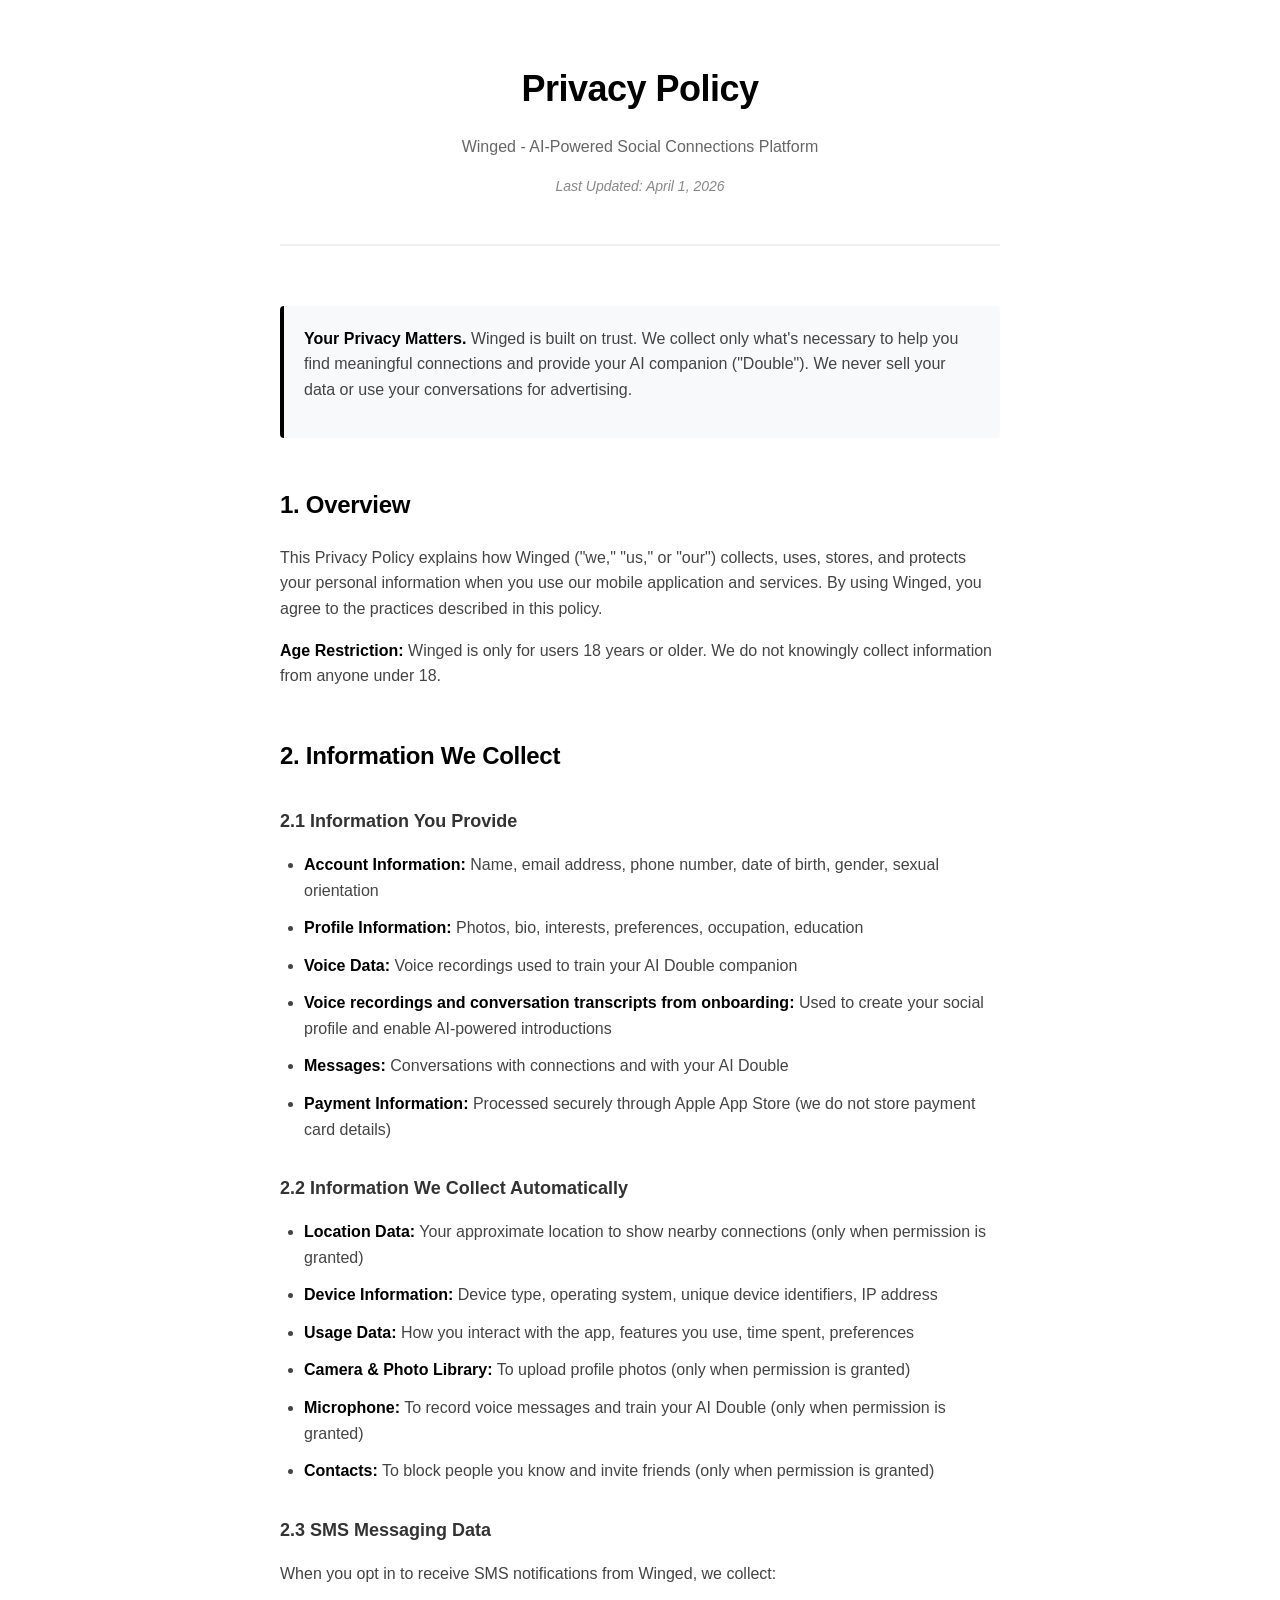
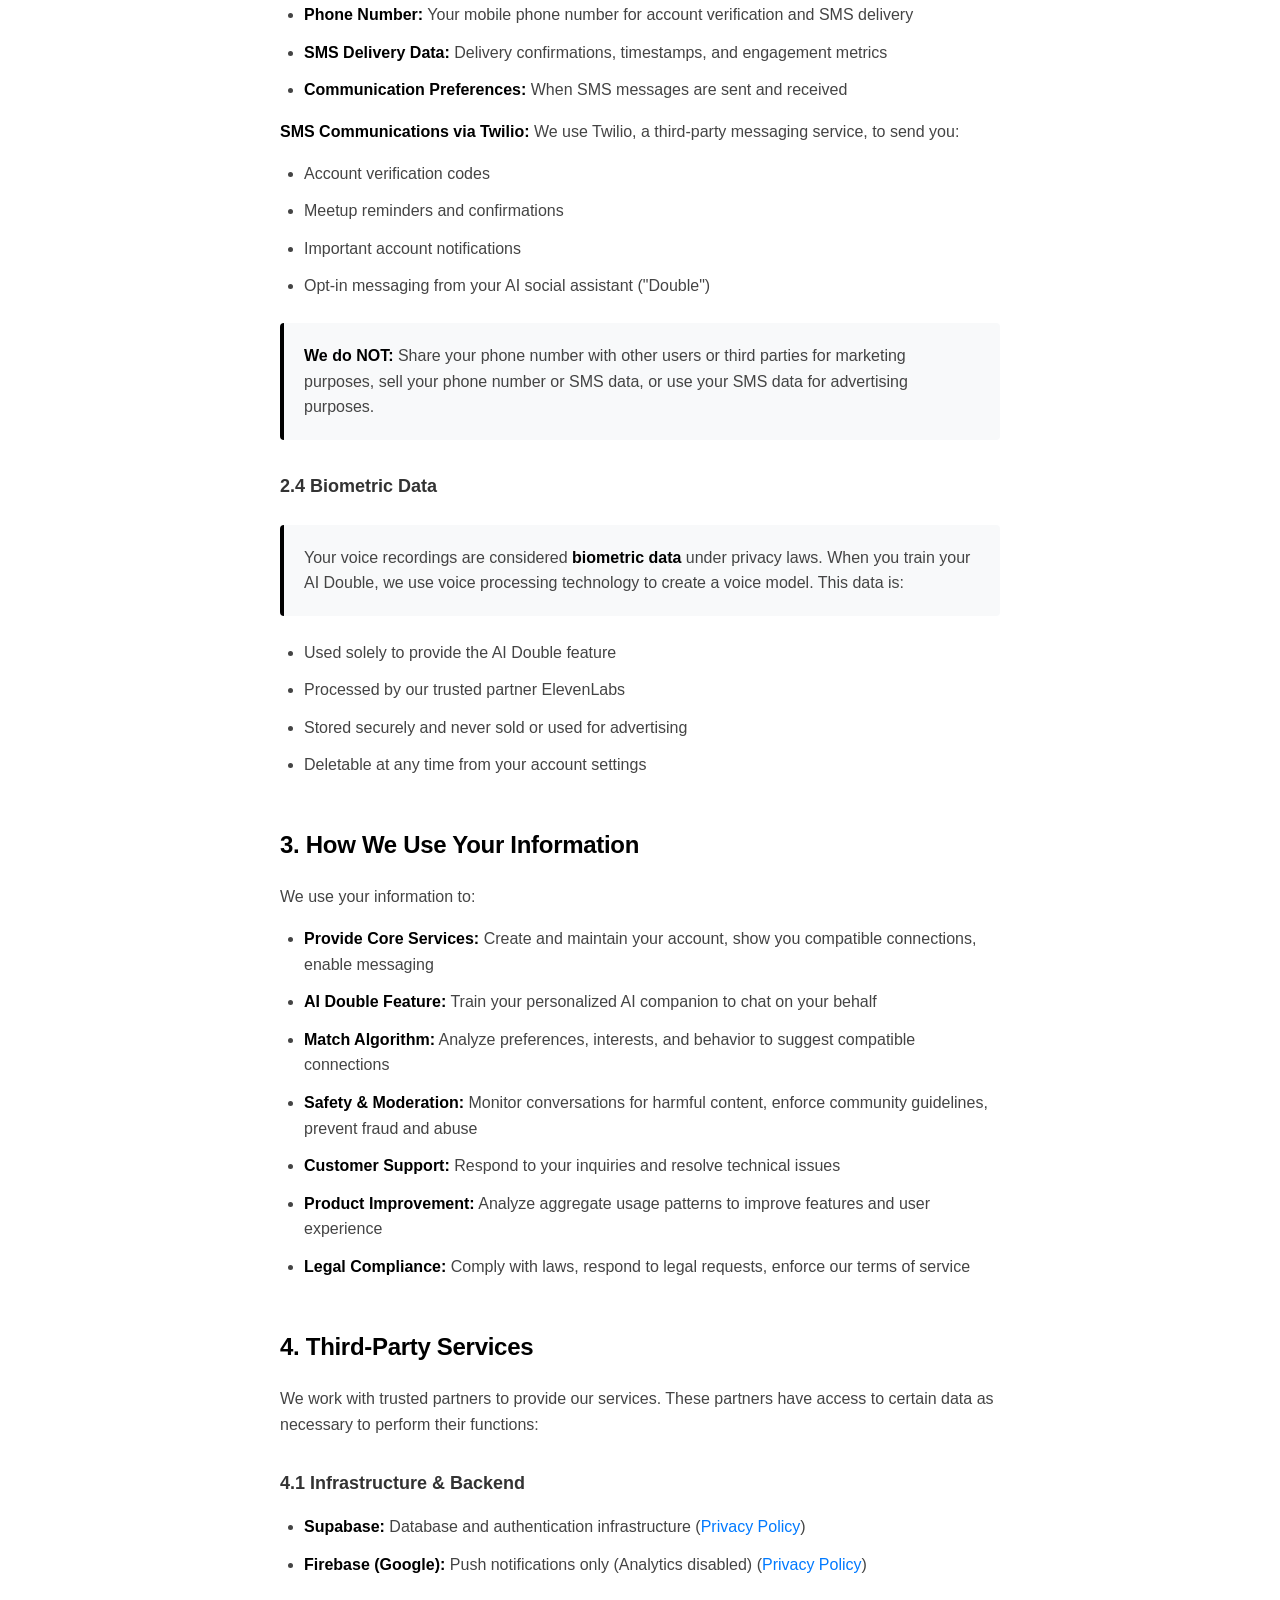
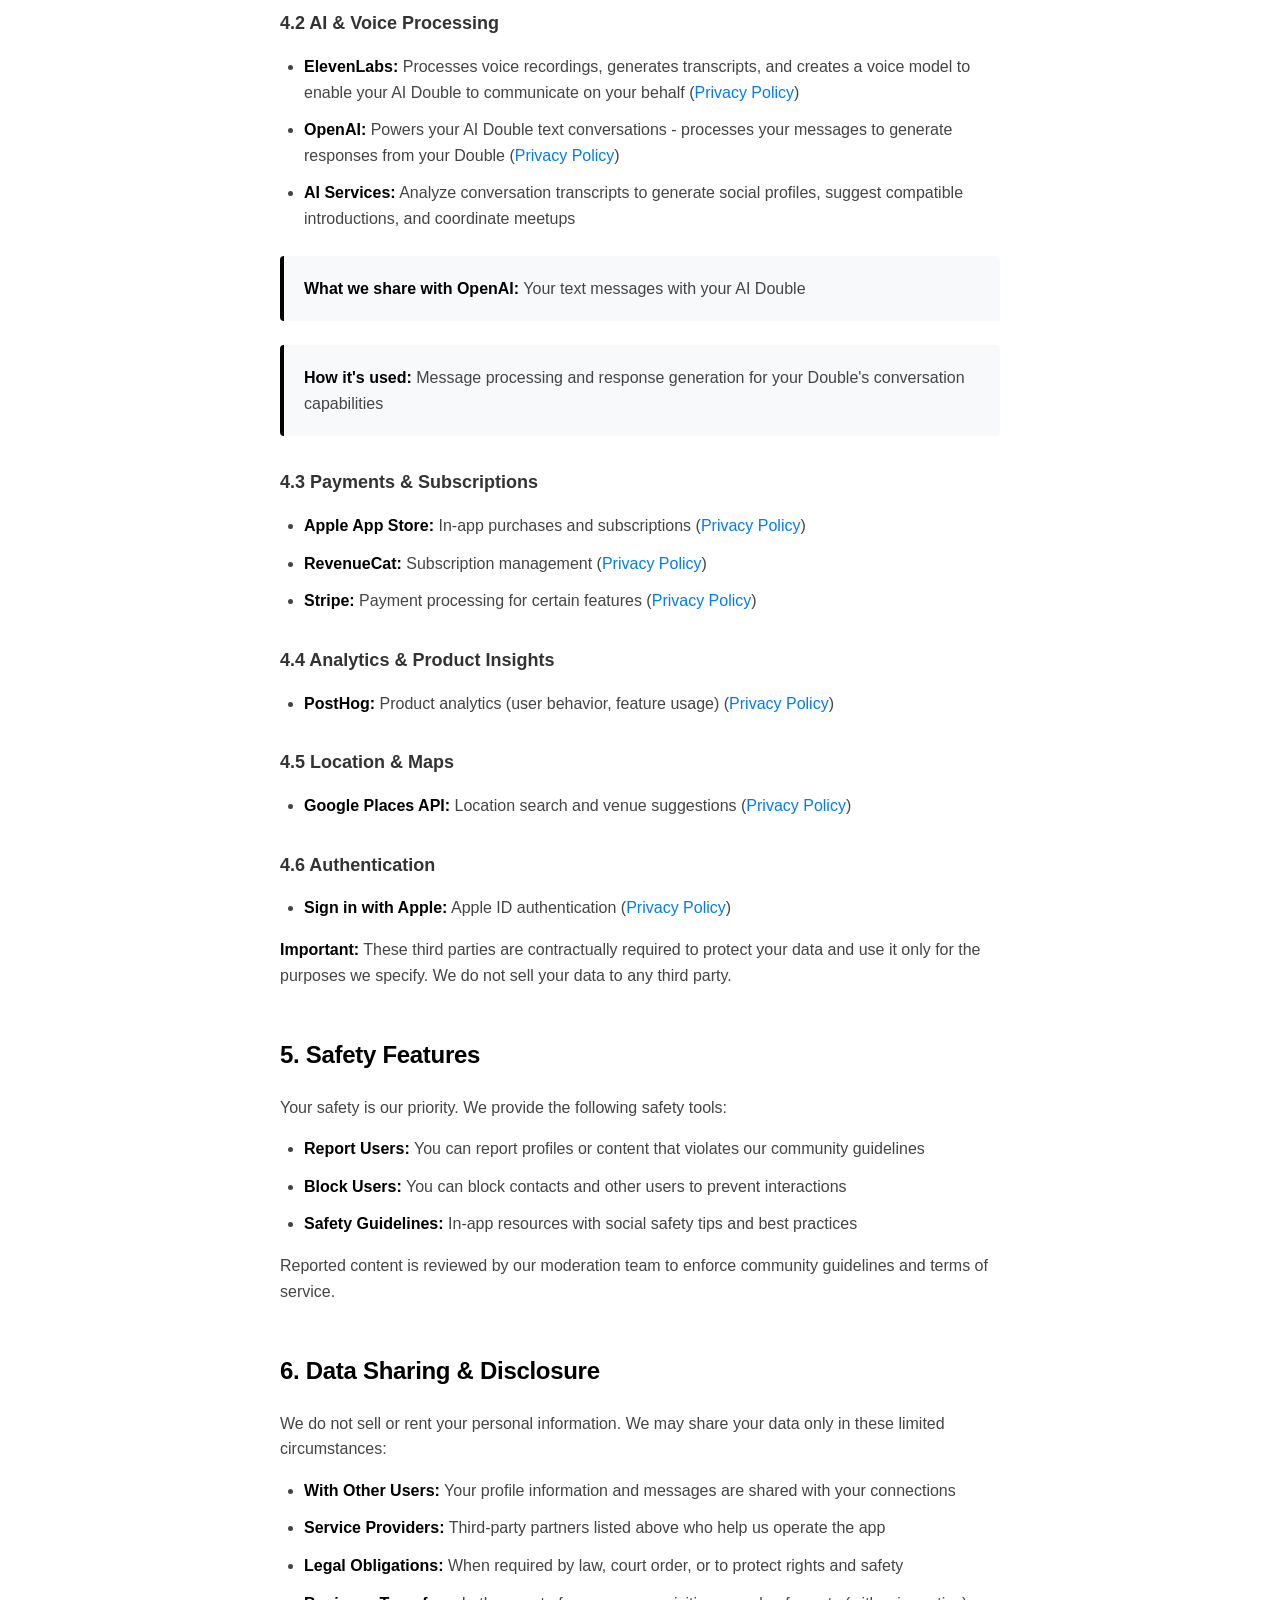
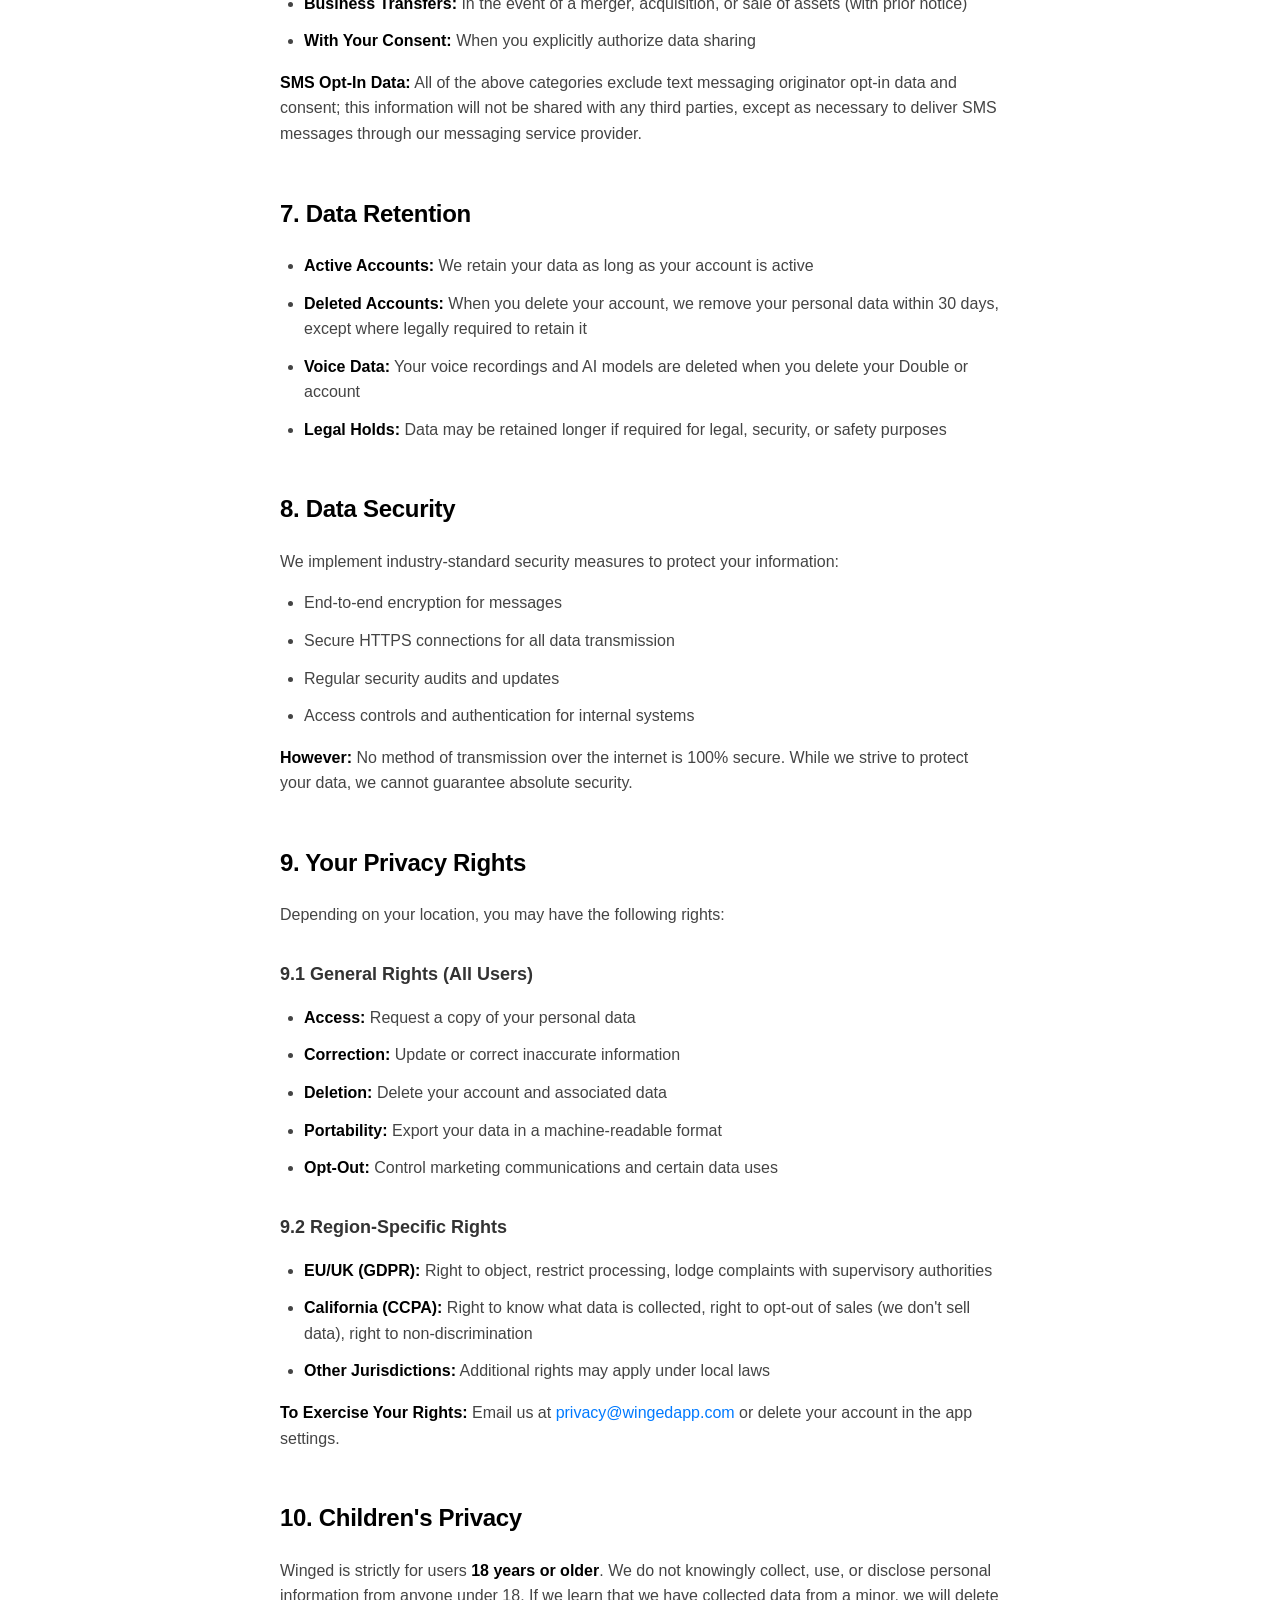
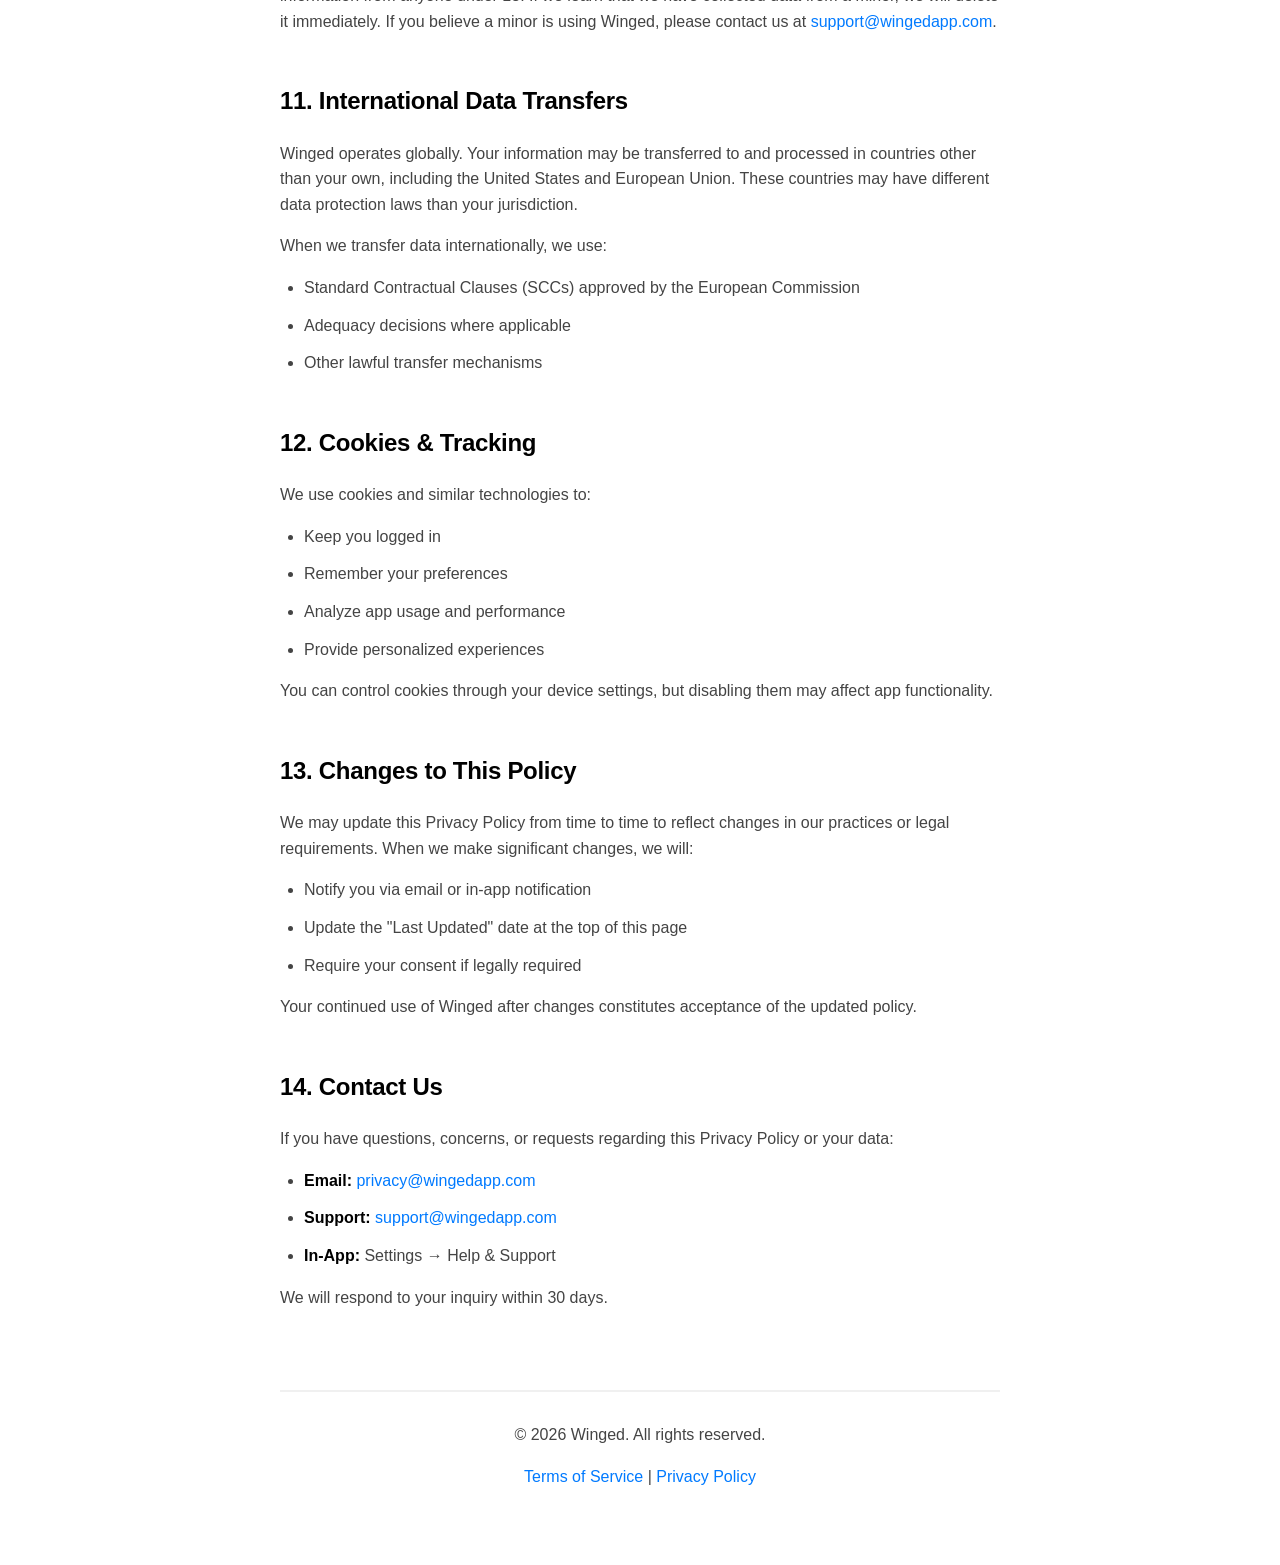
<file: privacy-policy-social/index.html>
<!DOCTYPE html>
<html lang="en">
  <head>
    <meta charset="UTF-8">
    <meta name="viewport" content="width=device-width, initial-scale=1.0">
    <title>Privacy Policy - Winged</title>
  <style>
    * {
      margin: 0;
      padding: 0;
      box-sizing: border-box;
    }
    body {
      font-family: -apple-system, BlinkMacSystemFont, 'Segoe UI', 'Roboto', 'Helvetica', 'Arial', sans-serif;
      line-height: 1.6;
      color: #333;
      background: #ffffff;
      padding: 20px;
    }
    .container {
      max-width: 800px;
      margin: 0 auto;
      background: white;
      padding: 40px;
    }
    header {
      text-align: center;
      margin-bottom: 60px;
      padding-bottom: 30px;
      border-bottom: 2px solid #f0f0f0;
    }
    h1 {
      font-size: 36px;
      font-weight: 700;
      color: #000;
      margin-bottom: 16px;
      letter-spacing: -0.5px;
    }
    .subtitle {
      font-size: 16px;
      color: #666;
      margin-top: 12px;
    }
    h2 {
      font-size: 24px;
      font-weight: 700;
      color: #000;
      margin-top: 48px;
      margin-bottom: 20px;
      letter-spacing: -0.3px;
    }
    h3 {
      font-size: 18px;
      font-weight: 600;
      color: #333;
      margin-top: 32px;
      margin-bottom: 16px;
    }
    p {
      margin-bottom: 16px;
      font-size: 16px;
      color: #444;
    }
    ul, ol {
      margin-left: 24px;
      margin-bottom: 16px;
    }
    li {
      margin-bottom: 12px;
      font-size: 16px;
      color: #444;
    }
    strong {
      font-weight: 600;
      color: #000;
    }
    a {
      color: #007AFF;
      text-decoration: none;
      border-bottom: 1px solid transparent;
      transition: border-bottom 0.2s ease;
    }
    a:hover {
      border-bottom: 1px solid #007AFF;
    }
    .section {
      margin-bottom: 40px;
    }
    .highlight {
      background: #f8f9fa;
      padding: 20px;
      border-left: 4px solid #000;
      margin: 24px 0;
      border-radius: 4px;
    }
    .date {
      font-size: 14px;
      color: #888;
      font-style: italic;
    }
    footer {
      margin-top: 80px;
      padding-top: 30px;
      border-top: 2px solid #f0f0f0;
      text-align: center;
      color: #888;
      font-size: 14px;
    }
    @media (max-width: 768px) {
      .container {
        padding: 24px;
      }
      h1 {
        font-size: 28px;
      }
      h2 {
        font-size: 20px;
      }
      h3 {
        font-size: 16px;
      }
    }
    </style>
  </head>
  <body>
    <div class="container">
      <header>
        <h1>Privacy Policy</h1>
      <p class="subtitle">Winged - AI-Powered Social Connections Platform</p>
      <p class="date">Last Updated: April 1, 2026</p>
      </header>
    <div class="highlight">
    <p><strong>Your Privacy Matters.</strong> Winged is built on trust. We collect only what's necessary to help you find meaningful connections and provide your AI companion ("Double"). We never sell your data or use your conversations for advertising.</p>
    </div>
    <div class="section">
    <h2>1. Overview</h2>
    <p>This Privacy Policy explains how Winged ("we," "us," or "our") collects, uses, stores, and protects your personal information when you use our mobile application and services. By using Winged, you agree to the practices described in this policy.</p>
    <p><strong>Age Restriction:</strong> Winged is only for users 18 years or older. We do not knowingly collect information from anyone under 18.</p>
    </div>
    <div class="section">
    <h2>2. Information We Collect</h2>
    <h3>2.1 Information You Provide</h3>
    <ul>
      <li><strong>Account Information:</strong> Name, email address, phone number, date of birth, gender, sexual orientation</li>
    <li><strong>Profile Information:</strong> Photos, bio, interests, preferences, occupation, education</li>
    <li><strong>Voice Data:</strong> Voice recordings used to train your AI Double companion</li>
    <li><strong>Voice recordings and conversation transcripts from onboarding:</strong> Used to create your social profile and enable AI-powered introductions</li>
    <li><strong>Messages:</strong> Conversations with connections and with your AI Double</li>
    <li><strong>Payment Information:</strong> Processed securely through Apple App Store (we do not store payment card details)</li>
    </ul>
    <h3>2.2 Information We Collect Automatically</h3>
    <ul>
    <li><strong>Location Data:</strong> Your approximate location to show nearby connections (only when permission is granted)</li>
    <li><strong>Device Information:</strong> Device type, operating system, unique device identifiers, IP address</li>
    <li><strong>Usage Data:</strong> How you interact with the app, features you use, time spent, preferences</li>
    <li><strong>Camera & Photo Library:</strong> To upload profile photos (only when permission is granted)</li>
    <li><strong>Microphone:</strong> To record voice messages and train your AI Double (only when permission is granted)</li>
    <li><strong>Contacts:</strong> To block people you know and invite friends (only when permission is granted)</li>
    </ul>
    <h3>2.3 SMS Messaging Data</h3>
    <p>When you opt in to receive SMS notifications from Winged, we collect:</p>
    <ul>
    <li><strong>Phone Number:</strong> Your mobile phone number for account verification and SMS delivery</li>
    <li><strong>SMS Delivery Data:</strong> Delivery confirmations, timestamps, and engagement metrics</li>
    <li><strong>Communication Preferences:</strong> When SMS messages are sent and received</li>
    </ul>
    <p><strong>SMS Communications via Twilio:</strong> We use Twilio, a third-party messaging service, to send you:</p>
    <ul>
    <li>Account verification codes</li>
    <li>Meetup reminders and confirmations</li>
    <li>Important account notifications</li>
    <li>Opt-in messaging from your AI social assistant ("Double")</li>
    </ul>
    <p class="highlight"><strong>We do NOT:</strong> Share your phone number with other users or third parties for marketing purposes, sell your phone number or SMS data, or use your SMS data for advertising purposes.</p>
    <h3>2.4 Biometric Data</h3>
    <p class="highlight">Your voice recordings are considered <strong>biometric data</strong> under privacy laws. When you train your AI Double, we use voice processing technology to create a voice model. This data is:</p>
    <ul>
    <li>Used solely to provide the AI Double feature</li>
    <li>Processed by our trusted partner ElevenLabs</li>
    <li>Stored securely and never sold or used for advertising</li>
    <li>Deletable at any time from your account settings</li>
    </ul>
    </div>
    <div class="section">
    <h2>3. How We Use Your Information</h2>
    <p>We use your information to:</p>
    <ul>
    <li><strong>Provide Core Services:</strong> Create and maintain your account, show you compatible connections, enable messaging</li>
    <li><strong>AI Double Feature:</strong> Train your personalized AI companion to chat on your behalf</li>
    <li><strong>Match Algorithm:</strong> Analyze preferences, interests, and behavior to suggest compatible connections</li>
    <li><strong>Safety & Moderation:</strong> Monitor conversations for harmful content, enforce community guidelines, prevent fraud and abuse</li>
    <li><strong>Customer Support:</strong> Respond to your inquiries and resolve technical issues</li>
    <li><strong>Product Improvement:</strong> Analyze aggregate usage patterns to improve features and user experience</li>
    <li><strong>Legal Compliance:</strong> Comply with laws, respond to legal requests, enforce our terms of service</li>
    </ul>
    </div>
    <div class="section">
    <h2>4. Third-Party Services</h2>
    <p>We work with trusted partners to provide our services. These partners have access to certain data as necessary to perform their functions:</p>
    <h3>4.1 Infrastructure & Backend</h3>
    <ul>
    <li><strong>Supabase:</strong> Database and authentication infrastructure (<a href="https://supabase.com/privacy" target="_blank">Privacy Policy</a>)</li>
    <li><strong>Firebase (Google):</strong> Push notifications only (Analytics disabled) (<a href="https://firebase.google.com/support/privacy" target="_blank">Privacy Policy</a>)</li>
    </ul>
    <h3>4.2 AI & Voice Processing</h3>
    <ul>
    <li><strong>ElevenLabs:</strong> Processes voice recordings, generates transcripts, and creates a voice model to enable your AI Double to communicate on your behalf (<a href="https://elevenlabs.io/privacy" target="_blank">Privacy Policy</a>)</li>
    <li><strong>OpenAI:</strong> Powers your AI Double text conversations - processes your messages to generate responses from your Double (<a href="https://openai.com/policies/privacy-policy" target="_blank">Privacy Policy</a>)</li>
    <li><strong>AI Services:</strong> Analyze conversation transcripts to generate social profiles, suggest compatible introductions, and coordinate meetups</li>
    </ul>
    <p class="highlight"><strong>What we share with OpenAI:</strong> Your text messages with your AI Double</p>
    <p class="highlight"><strong>How it's used:</strong> Message processing and response generation for your Double's conversation capabilities</p>
    <h3>4.3 Payments & Subscriptions</h3>
    <ul>
    <li><strong>Apple App Store:</strong> In-app purchases and subscriptions (<a href="https://www.apple.com/legal/privacy/" target="_blank">Privacy Policy</a>)</li>
    <li><strong>RevenueCat:</strong> Subscription management (<a href="https://www.revenuecat.com/privacy" target="_blank">Privacy Policy</a>)</li>
    <li><strong>Stripe:</strong> Payment processing for certain features (<a href="https://stripe.com/privacy" target="_blank">Privacy Policy</a>)</li>
    </ul>
    <h3>4.4 Analytics & Product Insights</h3>
    <ul>
    <li><strong>PostHog:</strong> Product analytics (user behavior, feature usage) (<a href="https://posthog.com/privacy" target="_blank">Privacy Policy</a>)</li>
    </ul>
    <h3>4.5 Location & Maps</h3>
    <ul>
    <li><strong>Google Places API:</strong> Location search and venue suggestions (<a href="https://policies.google.com/privacy" target="_blank">Privacy Policy</a>)</li>
    </ul>
    <h3>4.6 Authentication</h3>
    <ul>
    <li><strong>Sign in with Apple:</strong> Apple ID authentication (<a href="https://www.apple.com/legal/privacy/" target="_blank">Privacy Policy</a>)</li>
    </ul>
    <p><strong>Important:</strong> These third parties are contractually required to protect your data and use it only for the purposes we specify. We do not sell your data to any third party.</p>
    </div>
    <div class="section">
    <h2>5. Safety Features</h2>
    <p>Your safety is our priority. We provide the following safety tools:</p>
    <ul>
    <li><strong>Report Users:</strong> You can report profiles or content that violates our community guidelines</li>
    <li><strong>Block Users:</strong> You can block contacts and other users to prevent interactions</li>
    <li><strong>Safety Guidelines:</strong> In-app resources with social safety tips and best practices</li>
    </ul>
    <p>Reported content is reviewed by our moderation team to enforce community guidelines and terms of service.</p>
    </div>
    <div class="section">
    <h2>6. Data Sharing & Disclosure</h2>
    <p>We do not sell or rent your personal information. We may share your data only in these limited circumstances:</p>
    <ul>
    <li><strong>With Other Users:</strong> Your profile information and messages are shared with your connections</li>
    <li><strong>Service Providers:</strong> Third-party partners listed above who help us operate the app</li>
    <li><strong>Legal Obligations:</strong> When required by law, court order, or to protect rights and safety</li>
    <li><strong>Business Transfers:</strong> In the event of a merger, acquisition, or sale of assets (with prior notice)</li>
    <li><strong>With Your Consent:</strong> When you explicitly authorize data sharing</li>
    </ul>
    <p><strong>SMS Opt-In Data:</strong> All of the above categories exclude text messaging originator opt-in data and consent; this information will not be shared with any third parties, except as necessary to deliver SMS messages through our messaging service provider.</p>
    </div>
    <div class="section">
    <h2>7. Data Retention</h2>
    <ul>
    <li><strong>Active Accounts:</strong> We retain your data as long as your account is active</li>
    <li><strong>Deleted Accounts:</strong> When you delete your account, we remove your personal data within 30 days, except where legally required to retain it</li>
    <li><strong>Voice Data:</strong> Your voice recordings and AI models are deleted when you delete your Double or account</li>
    <li><strong>Legal Holds:</strong> Data may be retained longer if required for legal, security, or safety purposes</li>
    </ul>
    </div>
    <div class="section">
    <h2>8. Data Security</h2>
    <p>We implement industry-standard security measures to protect your information:</p>
    <ul>
    <li>End-to-end encryption for messages</li>
    <li>Secure HTTPS connections for all data transmission</li>
    <li>Regular security audits and updates</li>
    <li>Access controls and authentication for internal systems</li>
    </ul>
    <p><strong>However:</strong> No method of transmission over the internet is 100% secure. While we strive to protect your data, we cannot guarantee absolute security.</p>
    </div>
    <div class="section">
    <h2>9. Your Privacy Rights</h2>
    <p>Depending on your location, you may have the following rights:</p>
    <h3>9.1 General Rights (All Users)</h3>
    <ul>
    <li><strong>Access:</strong> Request a copy of your personal data</li>
    <li><strong>Correction:</strong> Update or correct inaccurate information</li>
    <li><strong>Deletion:</strong> Delete your account and associated data</li>
    <li><strong>Portability:</strong> Export your data in a machine-readable format</li>
    <li><strong>Opt-Out:</strong> Control marketing communications and certain data uses</li>
    </ul>
    <h3>9.2 Region-Specific Rights</h3>
    <ul>
    <li><strong>EU/UK (GDPR):</strong> Right to object, restrict processing, lodge complaints with supervisory authorities</li>
    <li><strong>California (CCPA):</strong> Right to know what data is collected, right to opt-out of sales (we don't sell data), right to non-discrimination</li>
    <li><strong>Other Jurisdictions:</strong> Additional rights may apply under local laws</li>
    </ul>
    <p><strong>To Exercise Your Rights:</strong> Email us at <a href="mailto:privacy@wingedapp.com">privacy@wingedapp.com</a> or delete your account in the app settings.</p>
    </div>
    <div class="section">
    <h2>10. Children's Privacy</h2>
    <p>Winged is strictly for users <strong>18 years or older</strong>. We do not knowingly collect, use, or disclose personal information from anyone under 18. If we learn that we have collected data from a minor, we will delete it immediately. If you believe a minor is using Winged, please contact us at <a href="mailto:support@wingedapp.com">support@wingedapp.com</a>.</p>
    </div>
    <div class="section">
    <h2>11. International Data Transfers</h2>
    <p>Winged operates globally. Your information may be transferred to and processed in countries other than your own, including the United States and European Union. These countries may have different data protection laws than your jurisdiction.</p>
    <p>When we transfer data internationally, we use:</p>
    <ul>
    <li>Standard Contractual Clauses (SCCs) approved by the European Commission</li>
    <li>Adequacy decisions where applicable</li>
    <li>Other lawful transfer mechanisms</li>
    </ul>
    </div>
    <div class="section">
    <h2>12. Cookies & Tracking</h2>
    <p>We use cookies and similar technologies to:</p>
    <ul>
    <li>Keep you logged in</li>
    <li>Remember your preferences</li>
    <li>Analyze app usage and performance</li>
    <li>Provide personalized experiences</li>
    </ul>
    <p>You can control cookies through your device settings, but disabling them may affect app functionality.</p>
    </div>
    <div class="section">
    <h2>13. Changes to This Policy</h2>
    <p>We may update this Privacy Policy from time to time to reflect changes in our practices or legal requirements. When we make significant changes, we will:</p>
    <ul>
    <li>Notify you via email or in-app notification</li>
    <li>Update the "Last Updated" date at the top of this page</li>
    <li>Require your consent if legally required</li>
    </ul>
    <p>Your continued use of Winged after changes constitutes acceptance of the updated policy.</p>
    </div>
    <div class="section">
    <h2>14. Contact Us</h2>
    <p>If you have questions, concerns, or requests regarding this Privacy Policy or your data:</p>
    <ul>
    <li><strong>Email:</strong> <a href="mailto:privacy@wingedapp.com">privacy@wingedapp.com</a></li>
    <li><strong>Support:</strong> <a href="mailto:support@wingedapp.com">support@wingedapp.com</a></li>
    <li><strong>In-App:</strong> Settings → Help & Support</li>
    </ul>
    <p>We will respond to your inquiry within 30 days.</p>
    </div>
    <footer>
      <p>&copy; 2026 Winged. All rights reserved.</p>
      <p><a href="../terms-of-service-social/">Terms of Service</a> | <a href="../privacy-policy-social/">Privacy Policy</a></p>
    </footer>
    </div>
  </body>
</html>
</file>
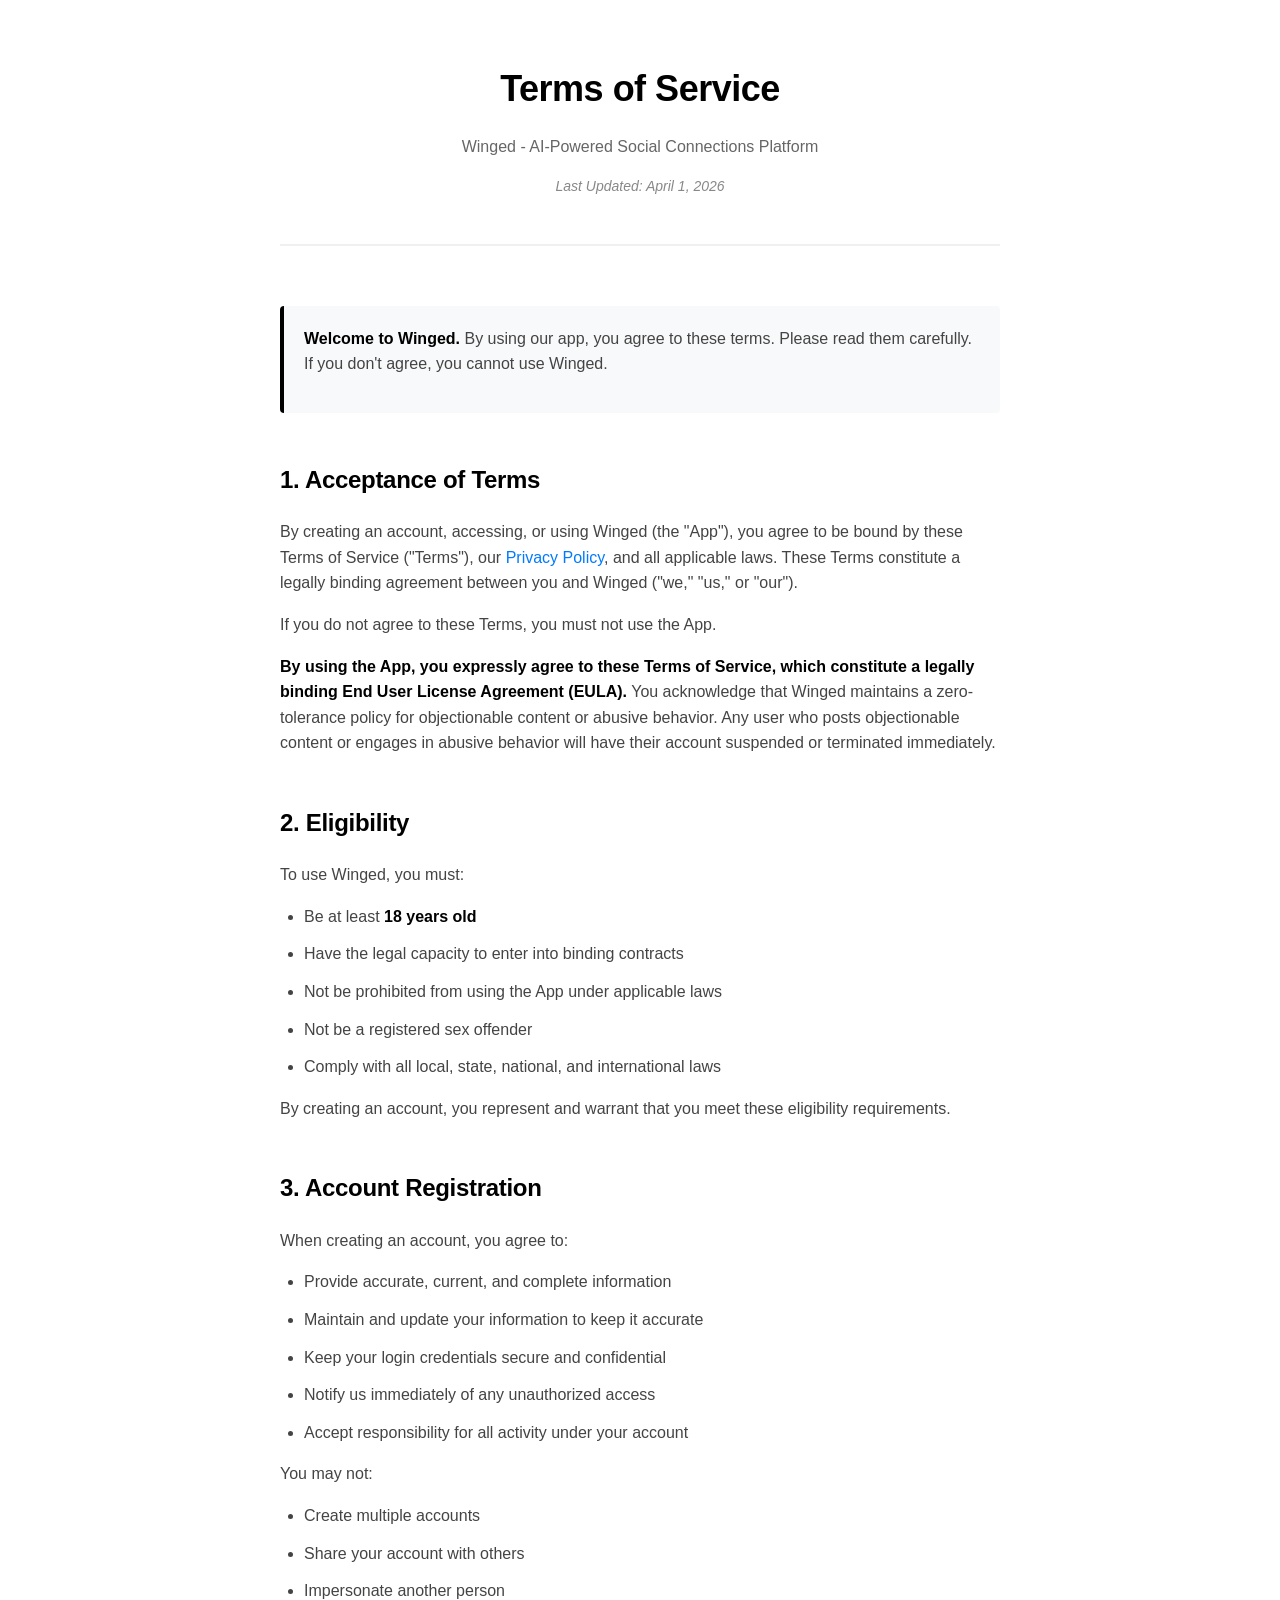
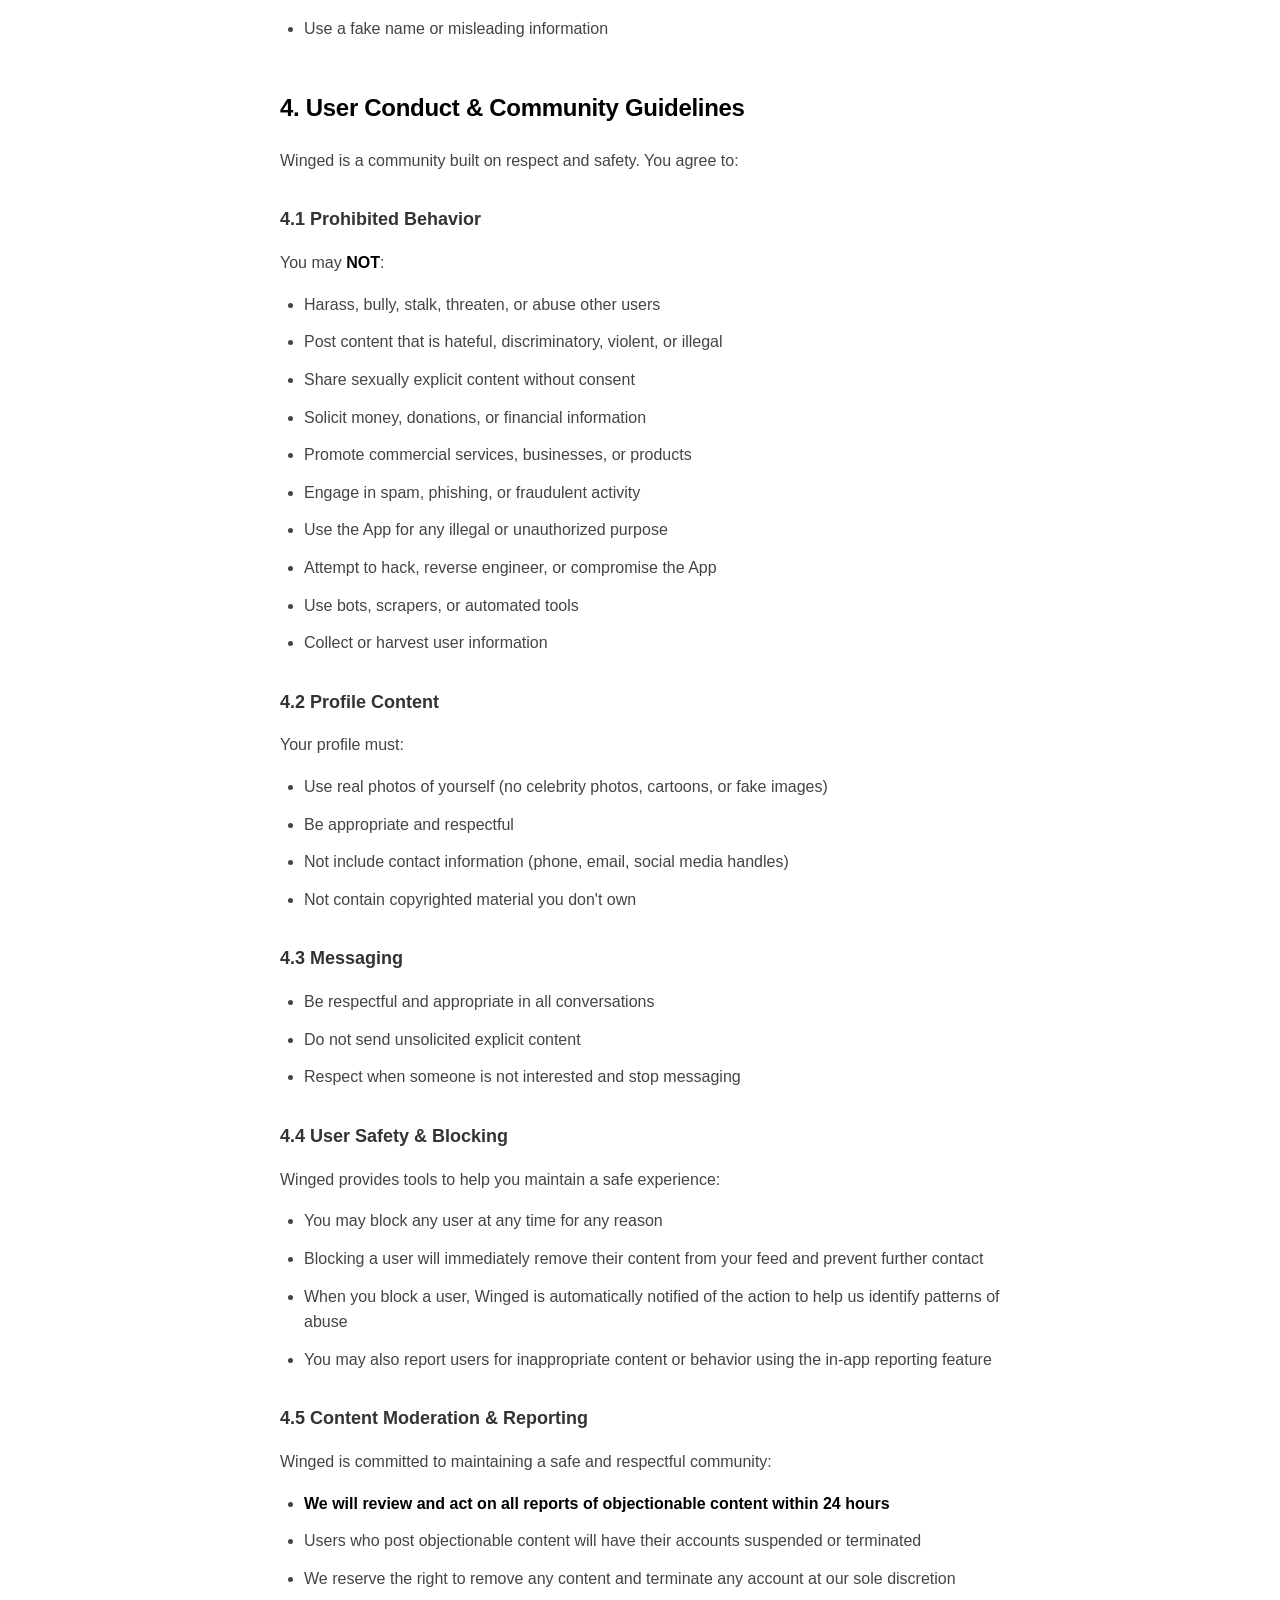
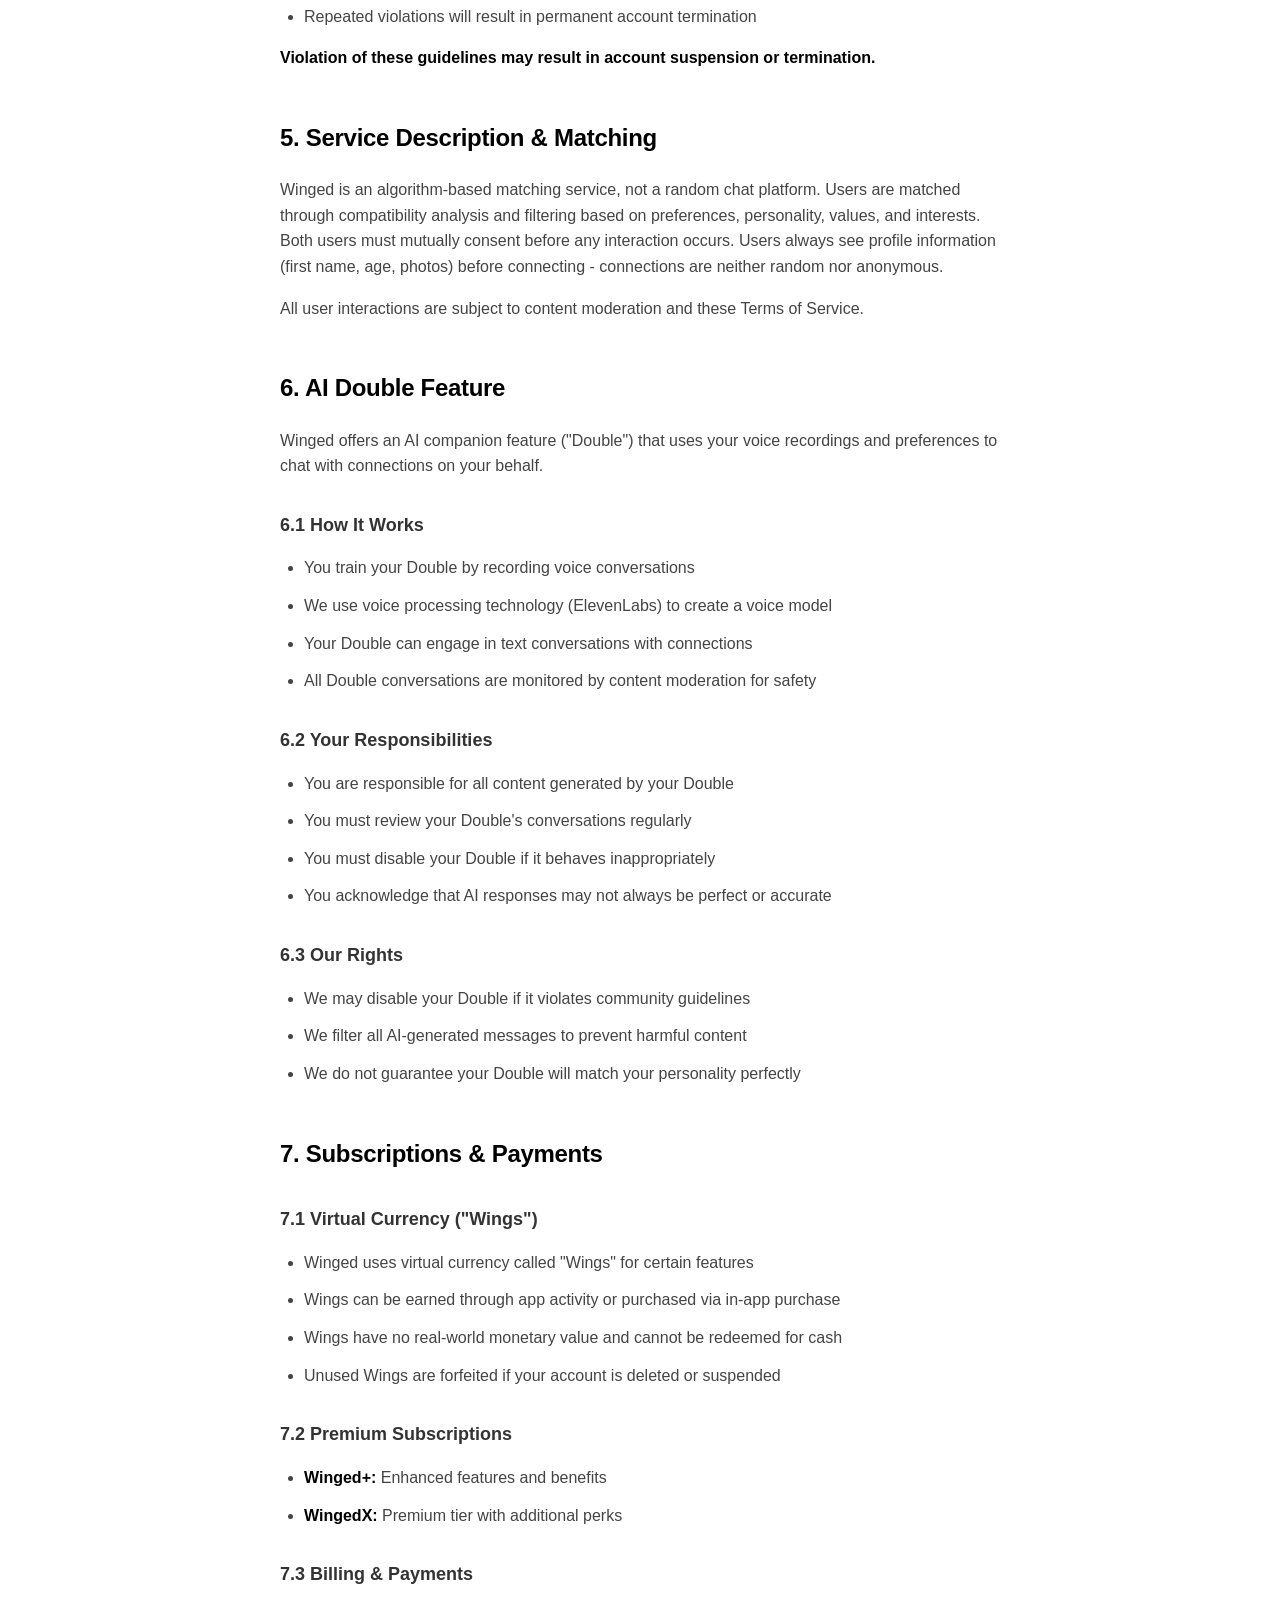
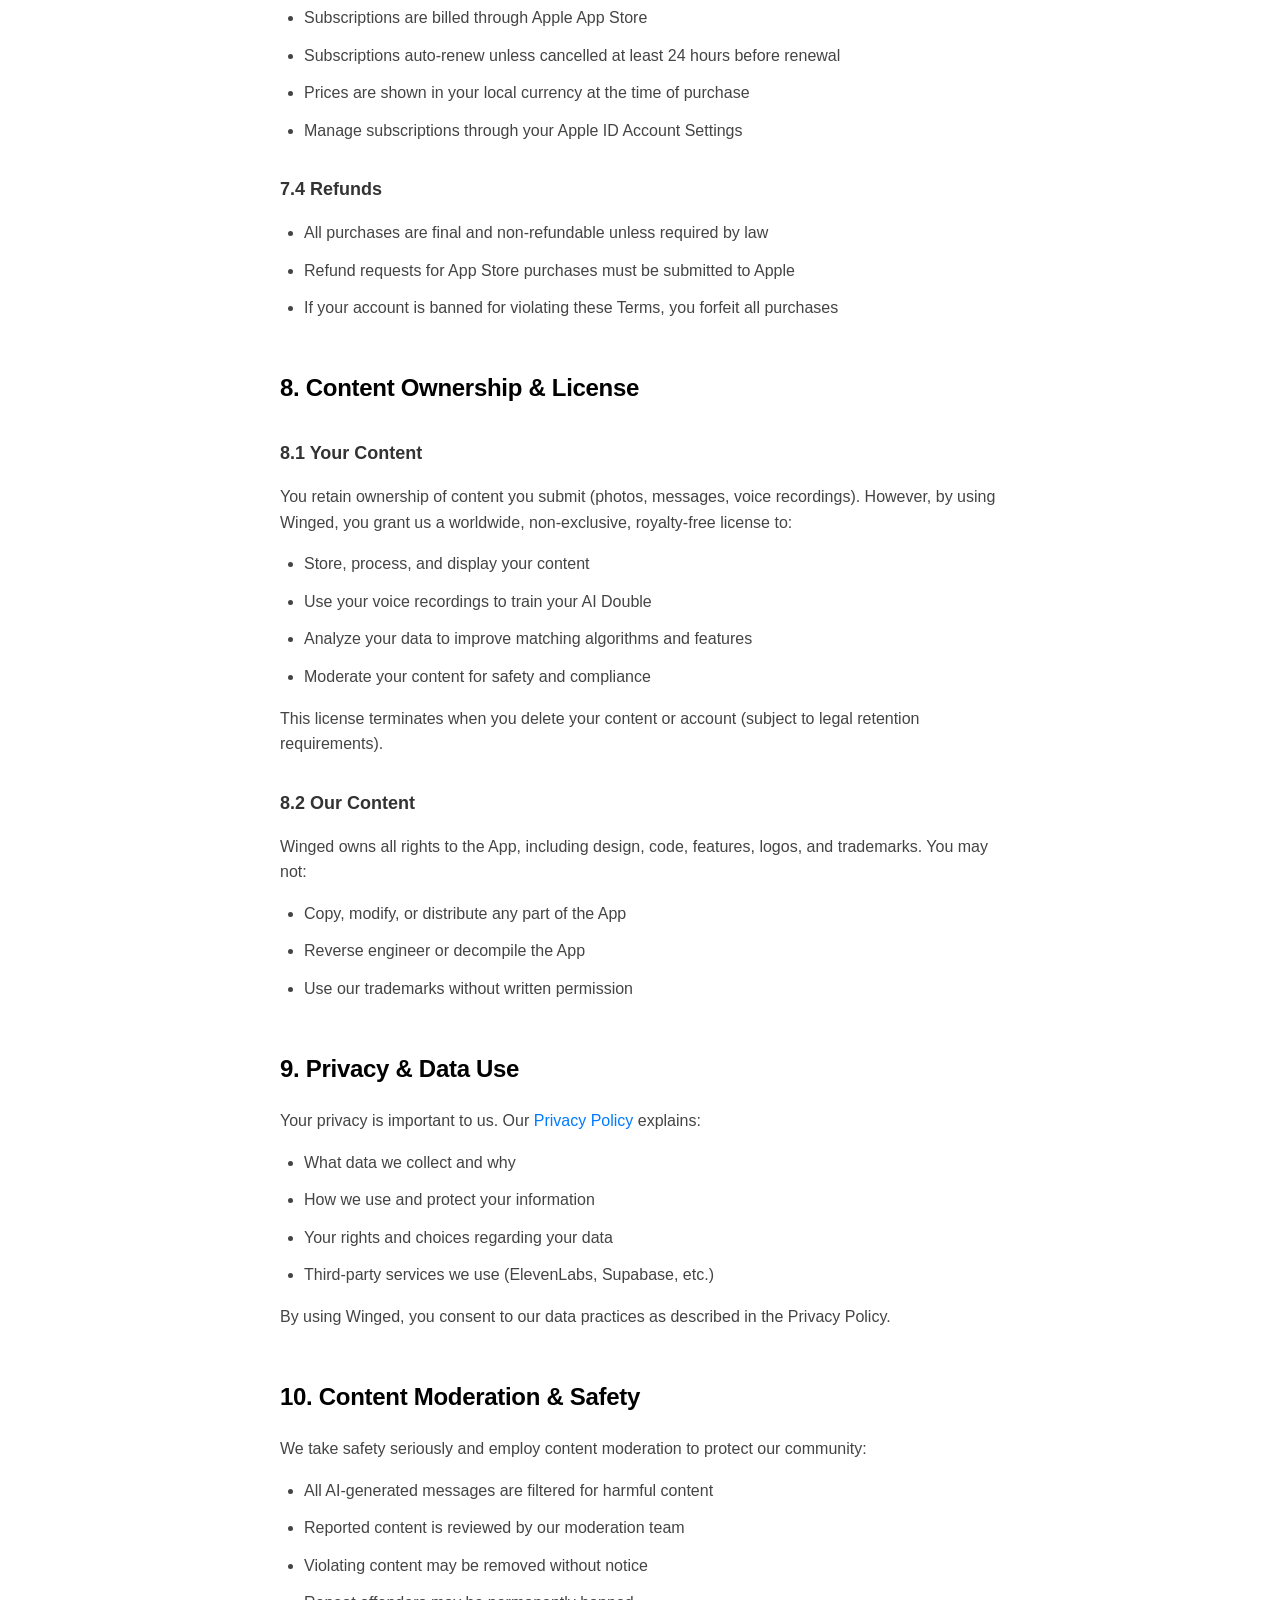
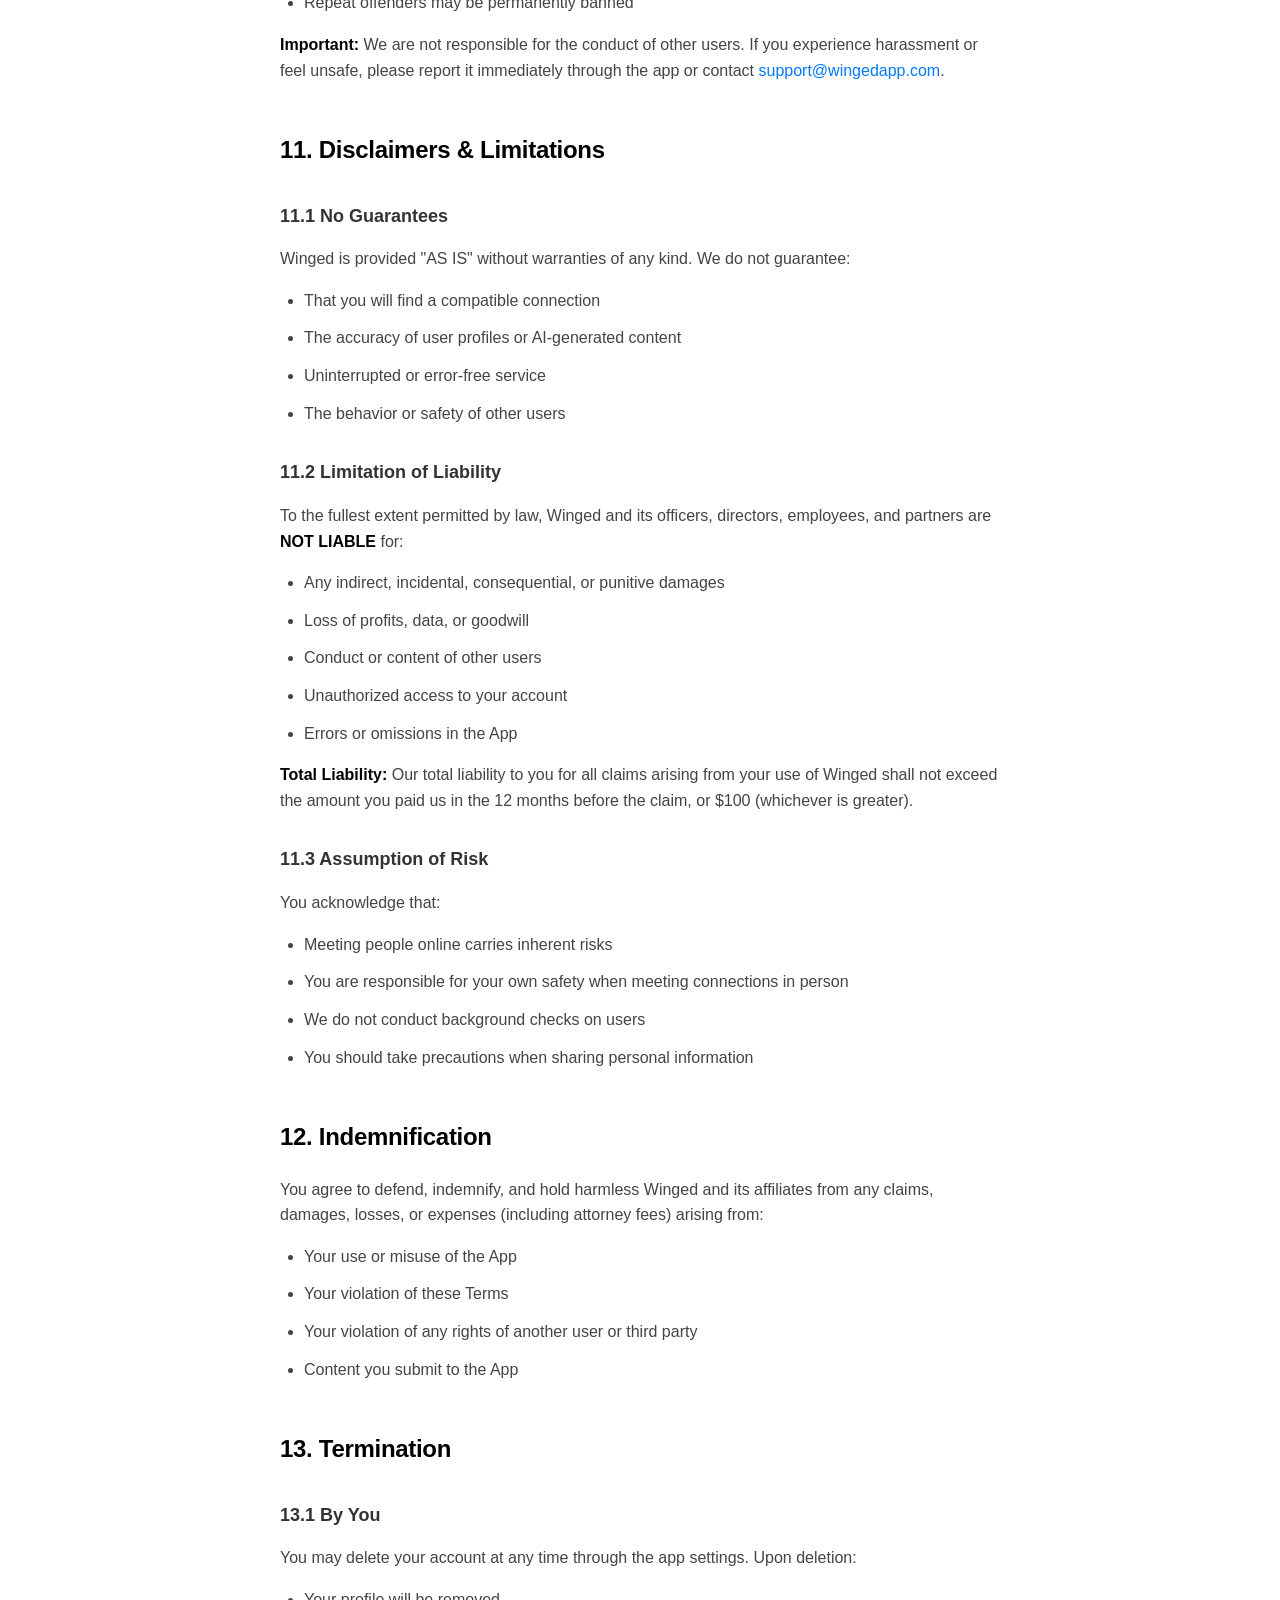
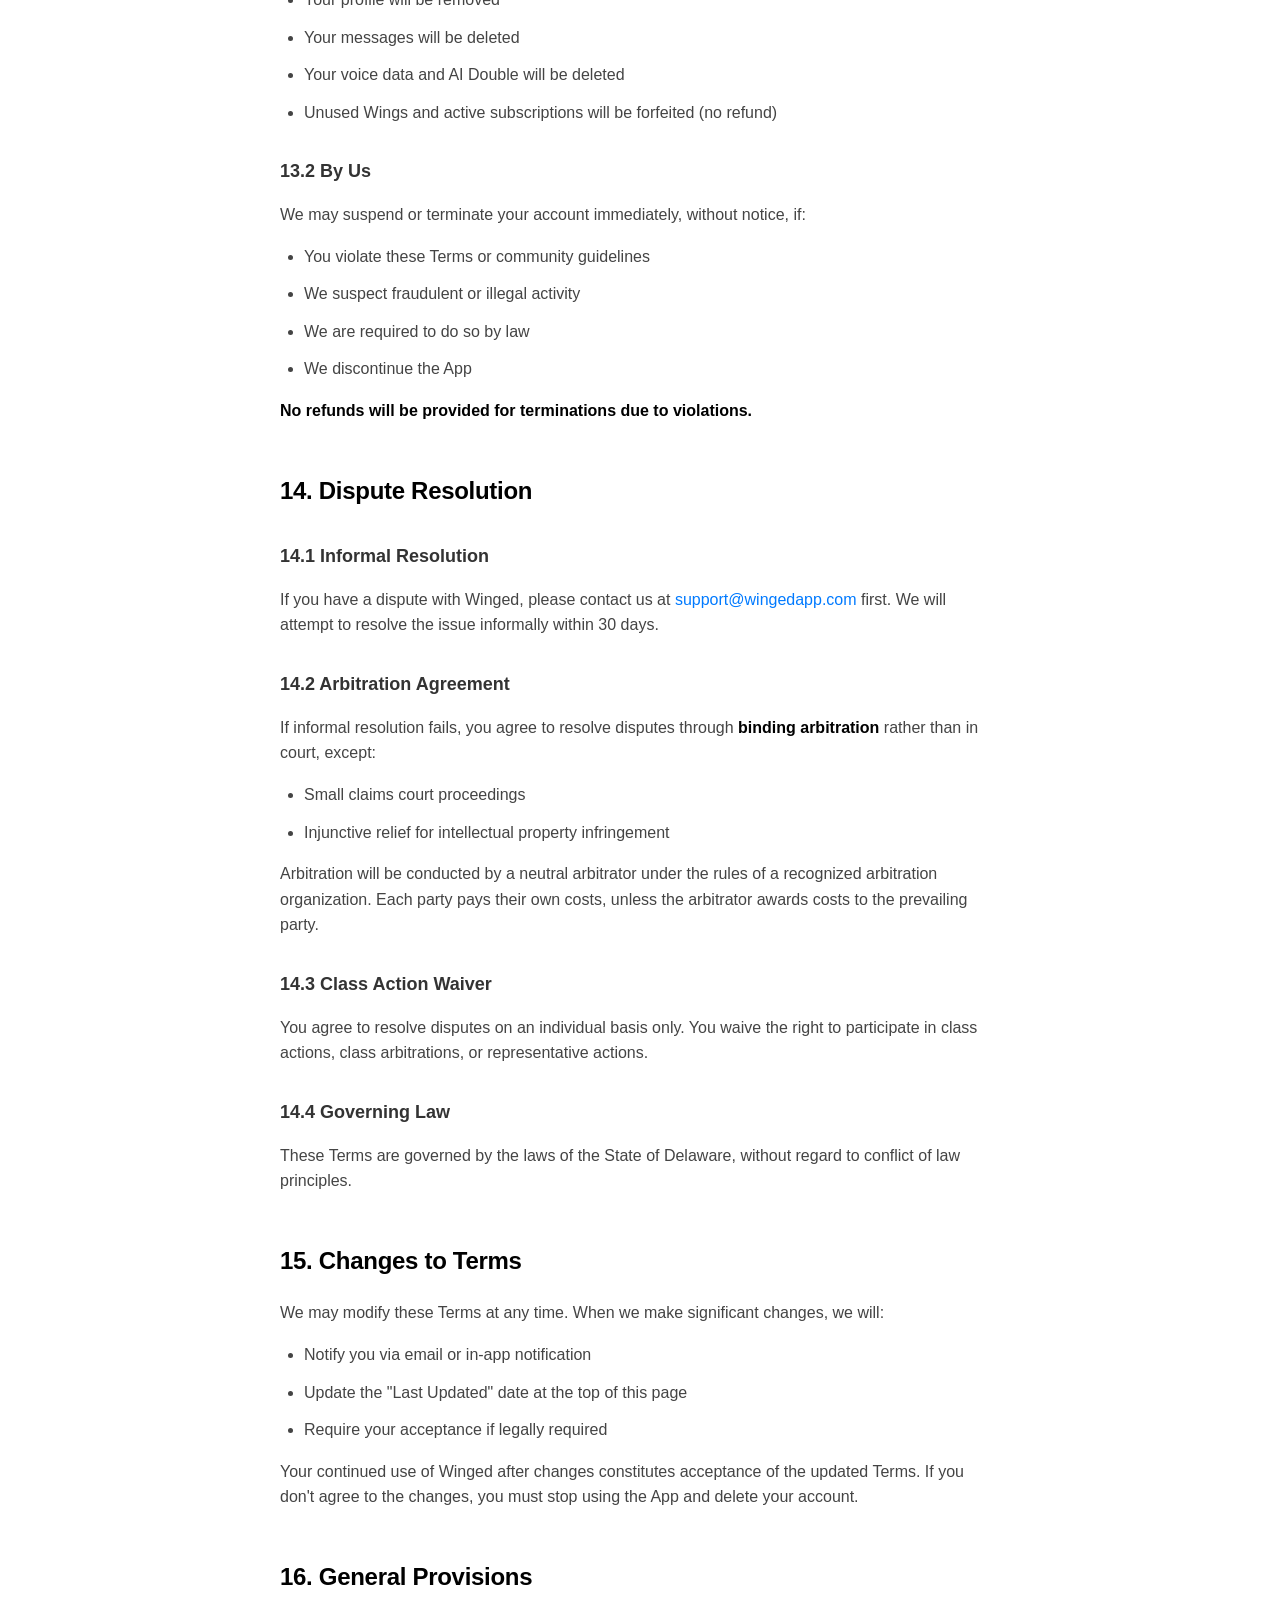
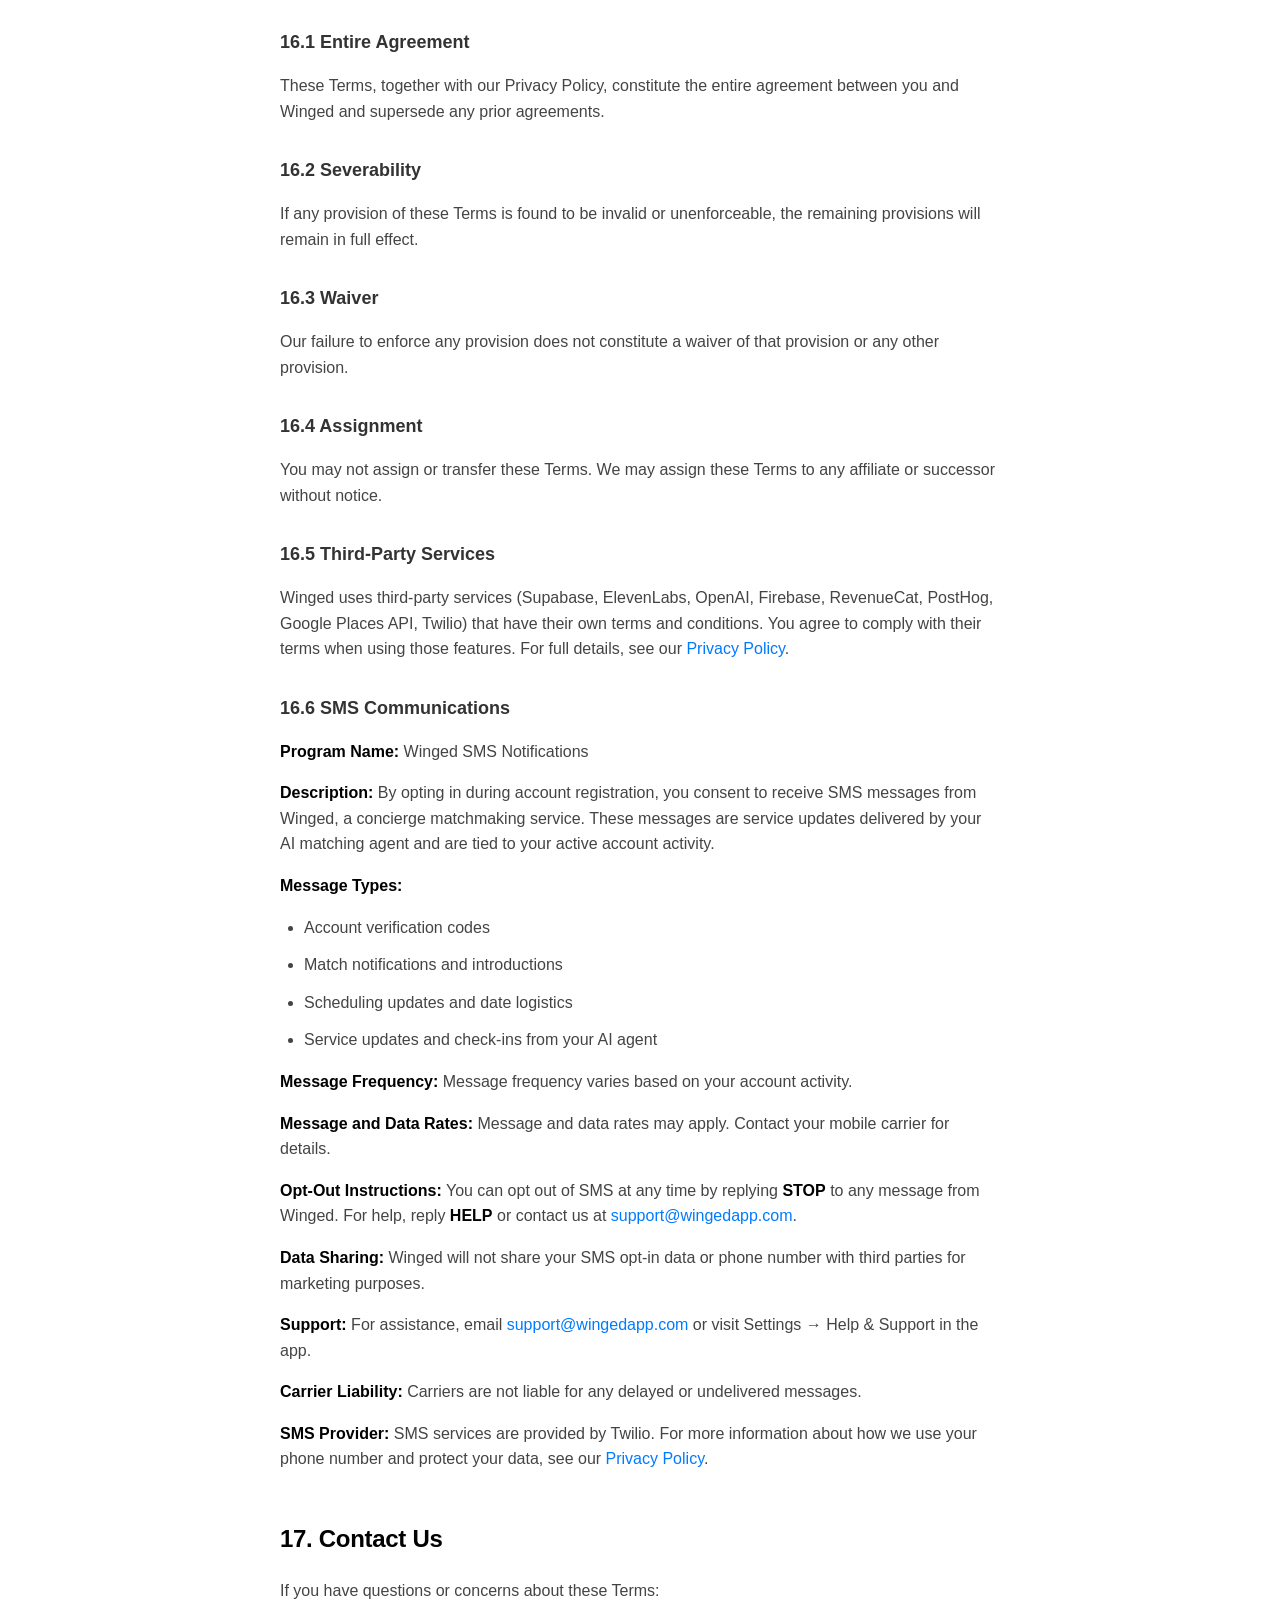
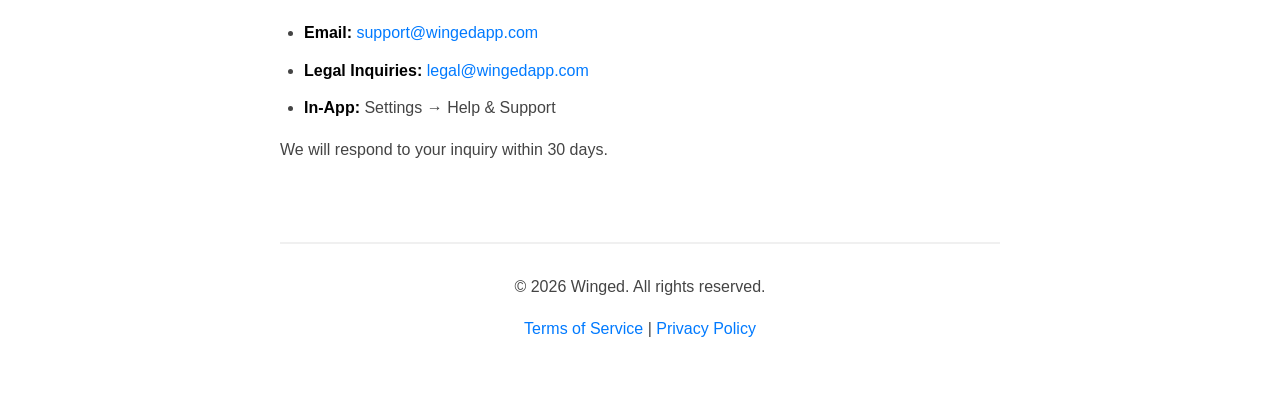
<file: terms-of-service-social/index.html>
<!DOCTYPE html>
<html lang="en">
  <head>
    <meta charset="UTF-8">
    <meta name="viewport" content="width=device-width, initial-scale=1.0">
    <title>Terms of Service - Winged</title>
  <style>
    * {
      margin: 0;
      padding: 0;
      box-sizing: border-box;
    }
    body {
      font-family: -apple-system, BlinkMacSystemFont, 'Segoe UI', 'Roboto', 'Helvetica', 'Arial', sans-serif;
      line-height: 1.6;
      color: #333;
      background: #ffffff;
      padding: 20px;
    }
    .container {
      max-width: 800px;
      margin: 0 auto;
      background: white;
      padding: 40px;
    }
    header {
      text-align: center;
      margin-bottom: 60px;
      padding-bottom: 30px;
      border-bottom: 2px solid #f0f0f0;
    }
    h1 {
      font-size: 36px;
      font-weight: 700;
      color: #000;
      margin-bottom: 16px;
      letter-spacing: -0.5px;
    }
    .subtitle {
      font-size: 16px;
      color: #666;
      margin-top: 12px;
    }
    h2 {
      font-size: 24px;
      font-weight: 700;
      color: #000;
      margin-top: 48px;
      margin-bottom: 20px;
      letter-spacing: -0.3px;
    }
    h3 {
      font-size: 18px;
      font-weight: 600;
      color: #333;
      margin-top: 32px;
      margin-bottom: 16px;
    }
    p {
      margin-bottom: 16px;
      font-size: 16px;
      color: #444;
    }
    ul, ol {
      margin-left: 24px;
      margin-bottom: 16px;
    }
    li {
      margin-bottom: 12px;
      font-size: 16px;
      color: #444;
    }
    strong {
      font-weight: 600;
      color: #000;
    }
    a {
      color: #007AFF;
      text-decoration: none;
      border-bottom: 1px solid transparent;
      transition: border-bottom 0.2s ease;
    }
    a:hover {
      border-bottom: 1px solid #007AFF;
    }
    .section {
      margin-bottom: 40px;
    }
    .highlight {
      background: #f8f9fa;
      padding: 20px;
      border-left: 4px solid #000;
      margin: 24px 0;
      border-radius: 4px;
    }
    .date {
      font-size: 14px;
      color: #888;
      font-style: italic;
    }
    footer {
      margin-top: 80px;
      padding-top: 30px;
      border-top: 2px solid #f0f0f0;
      text-align: center;
      color: #888;
      font-size: 14px;
    }
    @media (max-width: 768px) {
      .container {
        padding: 24px;
      }
      h1 {
        font-size: 28px;
      }
      h2 {
        font-size: 20px;
      }
      h3 {
        font-size: 16px;
      }
    }
    </style>
  </head>
  <body>
    <div class="container">
      <header>
        <h1>Terms of Service</h1>
      <p class="subtitle">Winged - AI-Powered Social Connections Platform</p>
      <p class="date">Last Updated: April 1, 2026</p>
      </header>
    <div class="highlight">
    <p><strong>Welcome to Winged.</strong> By using our app, you agree to these terms. Please read them carefully. If you don't agree, you cannot use Winged.</p>
    </div>
    <div class="section">
    <h2>1. Acceptance of Terms</h2>
    <p>By creating an account, accessing, or using Winged (the "App"), you agree to be bound by these Terms of Service ("Terms"), our <a href="../privacy-policy-social/">Privacy Policy</a>, and all applicable laws. These Terms constitute a legally binding agreement between you and Winged ("we," "us," or "our").</p>
    <p>If you do not agree to these Terms, you must not use the App.</p>
    <p><strong>By using the App, you expressly agree to these Terms of Service, which constitute a legally binding End User License Agreement (EULA).</strong> You acknowledge that Winged maintains a zero-tolerance policy for objectionable content or abusive behavior. Any user who posts objectionable content or engages in abusive behavior will have their account suspended or terminated immediately.</p>
    </div>
    <div class="section">
    <h2>2. Eligibility</h2>
    <p>To use Winged, you must:</p>
    <ul>
      <li>Be at least <strong>18 years old</strong></li>
    <li>Have the legal capacity to enter into binding contracts</li>
    <li>Not be prohibited from using the App under applicable laws</li>
    <li>Not be a registered sex offender</li>
    <li>Comply with all local, state, national, and international laws</li>
    </ul>
    <p>By creating an account, you represent and warrant that you meet these eligibility requirements.</p>
    </div>
    <div class="section">
    <h2>3. Account Registration</h2>
    <p>When creating an account, you agree to:</p>
    <ul>
    <li>Provide accurate, current, and complete information</li>
    <li>Maintain and update your information to keep it accurate</li>
    <li>Keep your login credentials secure and confidential</li>
    <li>Notify us immediately of any unauthorized access</li>
    <li>Accept responsibility for all activity under your account</li>
    </ul>
    <p>You may not:</p>
    <ul>
    <li>Create multiple accounts</li>
    <li>Share your account with others</li>
    <li>Impersonate another person</li>
    <li>Use a fake name or misleading information</li>
    </ul>
    </div>
    <div class="section">
    <h2>4. User Conduct & Community Guidelines</h2>
    <p>Winged is a community built on respect and safety. You agree to:</p>
    <h3>4.1 Prohibited Behavior</h3>
    <p>You may <strong>NOT</strong>:</p>
    <ul>
    <li>Harass, bully, stalk, threaten, or abuse other users</li>
    <li>Post content that is hateful, discriminatory, violent, or illegal</li>
    <li>Share sexually explicit content without consent</li>
    <li>Solicit money, donations, or financial information</li>
    <li>Promote commercial services, businesses, or products</li>
    <li>Engage in spam, phishing, or fraudulent activity</li>
    <li>Use the App for any illegal or unauthorized purpose</li>
    <li>Attempt to hack, reverse engineer, or compromise the App</li>
    <li>Use bots, scrapers, or automated tools</li>
    <li>Collect or harvest user information</li>
    </ul>
    <h3>4.2 Profile Content</h3>
    <p>Your profile must:</p>
    <ul>
    <li>Use real photos of yourself (no celebrity photos, cartoons, or fake images)</li>
    <li>Be appropriate and respectful</li>
    <li>Not include contact information (phone, email, social media handles)</li>
    <li>Not contain copyrighted material you don't own</li>
    </ul>
    <h3>4.3 Messaging</h3>
    <ul>
    <li>Be respectful and appropriate in all conversations</li>
    <li>Do not send unsolicited explicit content</li>
    <li>Respect when someone is not interested and stop messaging</li>
    </ul>
    <h3>4.4 User Safety & Blocking</h3>
    <p>Winged provides tools to help you maintain a safe experience:</p>
    <ul>
    <li>You may block any user at any time for any reason</li>
    <li>Blocking a user will immediately remove their content from your feed and prevent further contact</li>
    <li>When you block a user, Winged is automatically notified of the action to help us identify patterns of abuse</li>
    <li>You may also report users for inappropriate content or behavior using the in-app reporting feature</li>
    </ul>
    <h3>4.5 Content Moderation & Reporting</h3>
    <p>Winged is committed to maintaining a safe and respectful community:</p>
    <ul>
    <li><strong>We will review and act on all reports of objectionable content within 24 hours</strong></li>
    <li>Users who post objectionable content will have their accounts suspended or terminated</li>
    <li>We reserve the right to remove any content and terminate any account at our sole discretion</li>
    <li>Repeated violations will result in permanent account termination</li>
    </ul>
    <p><strong>Violation of these guidelines may result in account suspension or termination.</strong></p>
    </div>
    <div class="section">
    <h2>5. Service Description & Matching</h2>
    <p>Winged is an algorithm-based matching service, not a random chat platform. Users are matched through compatibility analysis and filtering based on preferences, personality, values, and interests. Both users must mutually consent before any interaction occurs. Users always see profile information (first name, age, photos) before connecting - connections are neither random nor anonymous.</p>
    <p>All user interactions are subject to content moderation and these Terms of Service.</p>
    </div>
    <div class="section">
    <h2>6. AI Double Feature</h2>
    <p>Winged offers an AI companion feature ("Double") that uses your voice recordings and preferences to chat with connections on your behalf.</p>
    <h3>6.1 How It Works</h3>
    <ul>
    <li>You train your Double by recording voice conversations</li>
    <li>We use voice processing technology (ElevenLabs) to create a voice model</li>
    <li>Your Double can engage in text conversations with connections</li>
    <li>All Double conversations are monitored by content moderation for safety</li>
    </ul>
    <h3>6.2 Your Responsibilities</h3>
    <ul>
    <li>You are responsible for all content generated by your Double</li>
    <li>You must review your Double's conversations regularly</li>
    <li>You must disable your Double if it behaves inappropriately</li>
    <li>You acknowledge that AI responses may not always be perfect or accurate</li>
    </ul>
    <h3>6.3 Our Rights</h3>
    <ul>
    <li>We may disable your Double if it violates community guidelines</li>
    <li>We filter all AI-generated messages to prevent harmful content</li>
    <li>We do not guarantee your Double will match your personality perfectly</li>
    </ul>
    </div>
    <div class="section">
    <h2>7. Subscriptions & Payments</h2>
    <h3>7.1 Virtual Currency ("Wings")</h3>
    <ul>
    <li>Winged uses virtual currency called "Wings" for certain features</li>
    <li>Wings can be earned through app activity or purchased via in-app purchase</li>
    <li>Wings have no real-world monetary value and cannot be redeemed for cash</li>
    <li>Unused Wings are forfeited if your account is deleted or suspended</li>
    </ul>
    <h3>7.2 Premium Subscriptions</h3>
    <ul>
    <li><strong>Winged+:</strong> Enhanced features and benefits</li>
    <li><strong>WingedX:</strong> Premium tier with additional perks</li>
    </ul>
    <h3>7.3 Billing & Payments</h3>
    <ul>
    <li>Subscriptions are billed through Apple App Store</li>
    <li>Subscriptions auto-renew unless cancelled at least 24 hours before renewal</li>
    <li>Prices are shown in your local currency at the time of purchase</li>
    <li>Manage subscriptions through your Apple ID Account Settings</li>
    </ul>
    <h3>7.4 Refunds</h3>
    <ul>
    <li>All purchases are final and non-refundable unless required by law</li>
    <li>Refund requests for App Store purchases must be submitted to Apple</li>
    <li>If your account is banned for violating these Terms, you forfeit all purchases</li>
    </ul>
    </div>
    <div class="section">
    <h2>8. Content Ownership & License</h2>
    <h3>8.1 Your Content</h3>
    <p>You retain ownership of content you submit (photos, messages, voice recordings). However, by using Winged, you grant us a worldwide, non-exclusive, royalty-free license to:</p>
    <ul>
    <li>Store, process, and display your content</li>
    <li>Use your voice recordings to train your AI Double</li>
    <li>Analyze your data to improve matching algorithms and features</li>
    <li>Moderate your content for safety and compliance</li>
    </ul>
    <p>This license terminates when you delete your content or account (subject to legal retention requirements).</p>
    <h3>8.2 Our Content</h3>
    <p>Winged owns all rights to the App, including design, code, features, logos, and trademarks. You may not:</p>
    <ul>
    <li>Copy, modify, or distribute any part of the App</li>
    <li>Reverse engineer or decompile the App</li>
    <li>Use our trademarks without written permission</li>
    </ul>
    </div>
    <div class="section">
    <h2>9. Privacy & Data Use</h2>
    <p>Your privacy is important to us. Our <a href="../privacy-policy-social/">Privacy Policy</a> explains:</p>
    <ul>
    <li>What data we collect and why</li>
    <li>How we use and protect your information</li>
    <li>Your rights and choices regarding your data</li>
    <li>Third-party services we use (ElevenLabs, Supabase, etc.)</li>
    </ul>
    <p>By using Winged, you consent to our data practices as described in the Privacy Policy.</p>
    </div>
    <div class="section">
    <h2>10. Content Moderation & Safety</h2>
    <p>We take safety seriously and employ content moderation to protect our community:</p>
    <ul>
    <li>All AI-generated messages are filtered for harmful content</li>
    <li>Reported content is reviewed by our moderation team</li>
    <li>Violating content may be removed without notice</li>
    <li>Repeat offenders may be permanently banned</li>
    </ul>
    <p><strong>Important:</strong> We are not responsible for the conduct of other users. If you experience harassment or feel unsafe, please report it immediately through the app or contact <a href="mailto:support@wingedapp.com">support@wingedapp.com</a>.</p>
    </div>
    <div class="section">
    <h2>11. Disclaimers & Limitations</h2>
    <h3>11.1 No Guarantees</h3>
    <p>Winged is provided "AS IS" without warranties of any kind. We do not guarantee:</p>
    <ul>
    <li>That you will find a compatible connection</li>
    <li>The accuracy of user profiles or AI-generated content</li>
    <li>Uninterrupted or error-free service</li>
    <li>The behavior or safety of other users</li>
    </ul>
    <h3>11.2 Limitation of Liability</h3>
    <p>To the fullest extent permitted by law, Winged and its officers, directors, employees, and partners are <strong>NOT LIABLE</strong> for:</p>
    <ul>
    <li>Any indirect, incidental, consequential, or punitive damages</li>
    <li>Loss of profits, data, or goodwill</li>
    <li>Conduct or content of other users</li>
    <li>Unauthorized access to your account</li>
    <li>Errors or omissions in the App</li>
    </ul>
    <p><strong>Total Liability:</strong> Our total liability to you for all claims arising from your use of Winged shall not exceed the amount you paid us in the 12 months before the claim, or $100 (whichever is greater).</p>
    <h3>11.3 Assumption of Risk</h3>
    <p>You acknowledge that:</p>
    <ul>
    <li>Meeting people online carries inherent risks</li>
    <li>You are responsible for your own safety when meeting connections in person</li>
    <li>We do not conduct background checks on users</li>
    <li>You should take precautions when sharing personal information</li>
    </ul>
    </div>
    <div class="section">
    <h2>12. Indemnification</h2>
    <p>You agree to defend, indemnify, and hold harmless Winged and its affiliates from any claims, damages, losses, or expenses (including attorney fees) arising from:</p>
    <ul>
    <li>Your use or misuse of the App</li>
    <li>Your violation of these Terms</li>
    <li>Your violation of any rights of another user or third party</li>
    <li>Content you submit to the App</li>
    </ul>
    </div>
    <div class="section">
    <h2>13. Termination</h2>
    <h3>13.1 By You</h3>
    <p>You may delete your account at any time through the app settings. Upon deletion:</p>
    <ul>
    <li>Your profile will be removed</li>
    <li>Your messages will be deleted</li>
    <li>Your voice data and AI Double will be deleted</li>
    <li>Unused Wings and active subscriptions will be forfeited (no refund)</li>
    </ul>
    <h3>13.2 By Us</h3>
    <p>We may suspend or terminate your account immediately, without notice, if:</p>
    <ul>
    <li>You violate these Terms or community guidelines</li>
    <li>We suspect fraudulent or illegal activity</li>
    <li>We are required to do so by law</li>
    <li>We discontinue the App</li>
    </ul>
    <p><strong>No refunds will be provided for terminations due to violations.</strong></p>
    </div>
    <div class="section">
    <h2>14. Dispute Resolution</h2>
    <h3>14.1 Informal Resolution</h3>
    <p>If you have a dispute with Winged, please contact us at <a href="mailto:support@wingedapp.com">support@wingedapp.com</a> first. We will attempt to resolve the issue informally within 30 days.</p>
    <h3>14.2 Arbitration Agreement</h3>
    <p>If informal resolution fails, you agree to resolve disputes through <strong>binding arbitration</strong> rather than in court, except:</p>
    <ul>
    <li>Small claims court proceedings</li>
    <li>Injunctive relief for intellectual property infringement</li>
    </ul>
    <p>Arbitration will be conducted by a neutral arbitrator under the rules of a recognized arbitration organization. Each party pays their own costs, unless the arbitrator awards costs to the prevailing party.</p>
    <h3>14.3 Class Action Waiver</h3>
    <p>You agree to resolve disputes on an individual basis only. You waive the right to participate in class actions, class arbitrations, or representative actions.</p>
    <h3>14.4 Governing Law</h3>
    <p>These Terms are governed by the laws of the State of Delaware, without regard to conflict of law principles.</p>
    </div>
    <div class="section">
    <h2>15. Changes to Terms</h2>
    <p>We may modify these Terms at any time. When we make significant changes, we will:</p>
    <ul>
    <li>Notify you via email or in-app notification</li>
    <li>Update the "Last Updated" date at the top of this page</li>
    <li>Require your acceptance if legally required</li>
    </ul>
    <p>Your continued use of Winged after changes constitutes acceptance of the updated Terms. If you don't agree to the changes, you must stop using the App and delete your account.</p>
    </div>
    <div class="section">
    <h2>16. General Provisions</h2>
    <h3>16.1 Entire Agreement</h3>
    <p>These Terms, together with our Privacy Policy, constitute the entire agreement between you and Winged and supersede any prior agreements.</p>
    <h3>16.2 Severability</h3>
    <p>If any provision of these Terms is found to be invalid or unenforceable, the remaining provisions will remain in full effect.</p>
    <h3>16.3 Waiver</h3>
    <p>Our failure to enforce any provision does not constitute a waiver of that provision or any other provision.</p>
    <h3>16.4 Assignment</h3>
    <p>You may not assign or transfer these Terms. We may assign these Terms to any affiliate or successor without notice.</p>
    <h3>16.5 Third-Party Services</h3>
    <p>Winged uses third-party services (Supabase, ElevenLabs, OpenAI, Firebase, RevenueCat, PostHog, Google Places API, Twilio) that have their own terms and conditions. You agree to comply with their terms when using those features. For full details, see our <a href="../privacy-policy-social/">Privacy Policy</a>.</p>
    <h3>16.6 SMS Communications</h3>
    <p><strong>Program Name:</strong> Winged SMS Notifications</p>
    <p><strong>Description:</strong> By opting in during account registration, you consent to receive SMS messages from Winged, a concierge matchmaking service. These messages are service updates delivered by your AI matching agent and are tied to your active account activity.</p>
    <p><strong>Message Types:</strong></p>
    <ul>
    <li>Account verification codes</li>
    <li>Match notifications and introductions</li>
    <li>Scheduling updates and date logistics</li>
    <li>Service updates and check-ins from your AI agent</li>
    </ul>
    <p><strong>Message Frequency:</strong> Message frequency varies based on your account activity.</p>
    <p><strong>Message and Data Rates:</strong> Message and data rates may apply. Contact your mobile carrier for details.</p>
    <p><strong>Opt-Out Instructions:</strong> You can opt out of SMS at any time by replying <strong>STOP</strong> to any message from Winged. For help, reply <strong>HELP</strong> or contact us at <a href="mailto:support@wingedapp.com">support@wingedapp.com</a>.</p>
    <p><strong>Data Sharing:</strong> Winged will not share your SMS opt-in data or phone number with third parties for marketing purposes.</p>
    <p><strong>Support:</strong> For assistance, email <a href="mailto:support@wingedapp.com">support@wingedapp.com</a> or visit Settings → Help & Support in the app.</p>
    <p><strong>Carrier Liability:</strong> Carriers are not liable for any delayed or undelivered messages.</p>
    <p><strong>SMS Provider:</strong> SMS services are provided by Twilio. For more information about how we use your phone number and protect your data, see our <a href="../privacy-policy-social/">Privacy Policy</a>.</p>
    </div>
    <div class="section">
    <h2>17. Contact Us</h2>
    <p>If you have questions or concerns about these Terms:</p>
    <ul>
    <li><strong>Email:</strong> <a href="mailto:support@wingedapp.com">support@wingedapp.com</a></li>
    <li><strong>Legal Inquiries:</strong> <a href="mailto:legal@wingedapp.com">legal@wingedapp.com</a></li>
    <li><strong>In-App:</strong> Settings → Help & Support</li>
    </ul>
    <p>We will respond to your inquiry within 30 days.</p>
    </div>
    <footer>
      <p>&copy; 2026 Winged. All rights reserved.</p>
      <p><a href="../terms-of-service-social/">Terms of Service</a> | <a href="../privacy-policy-social/">Privacy Policy</a></p>
    </footer>
    </div>
  </body>
</html>
</file>
